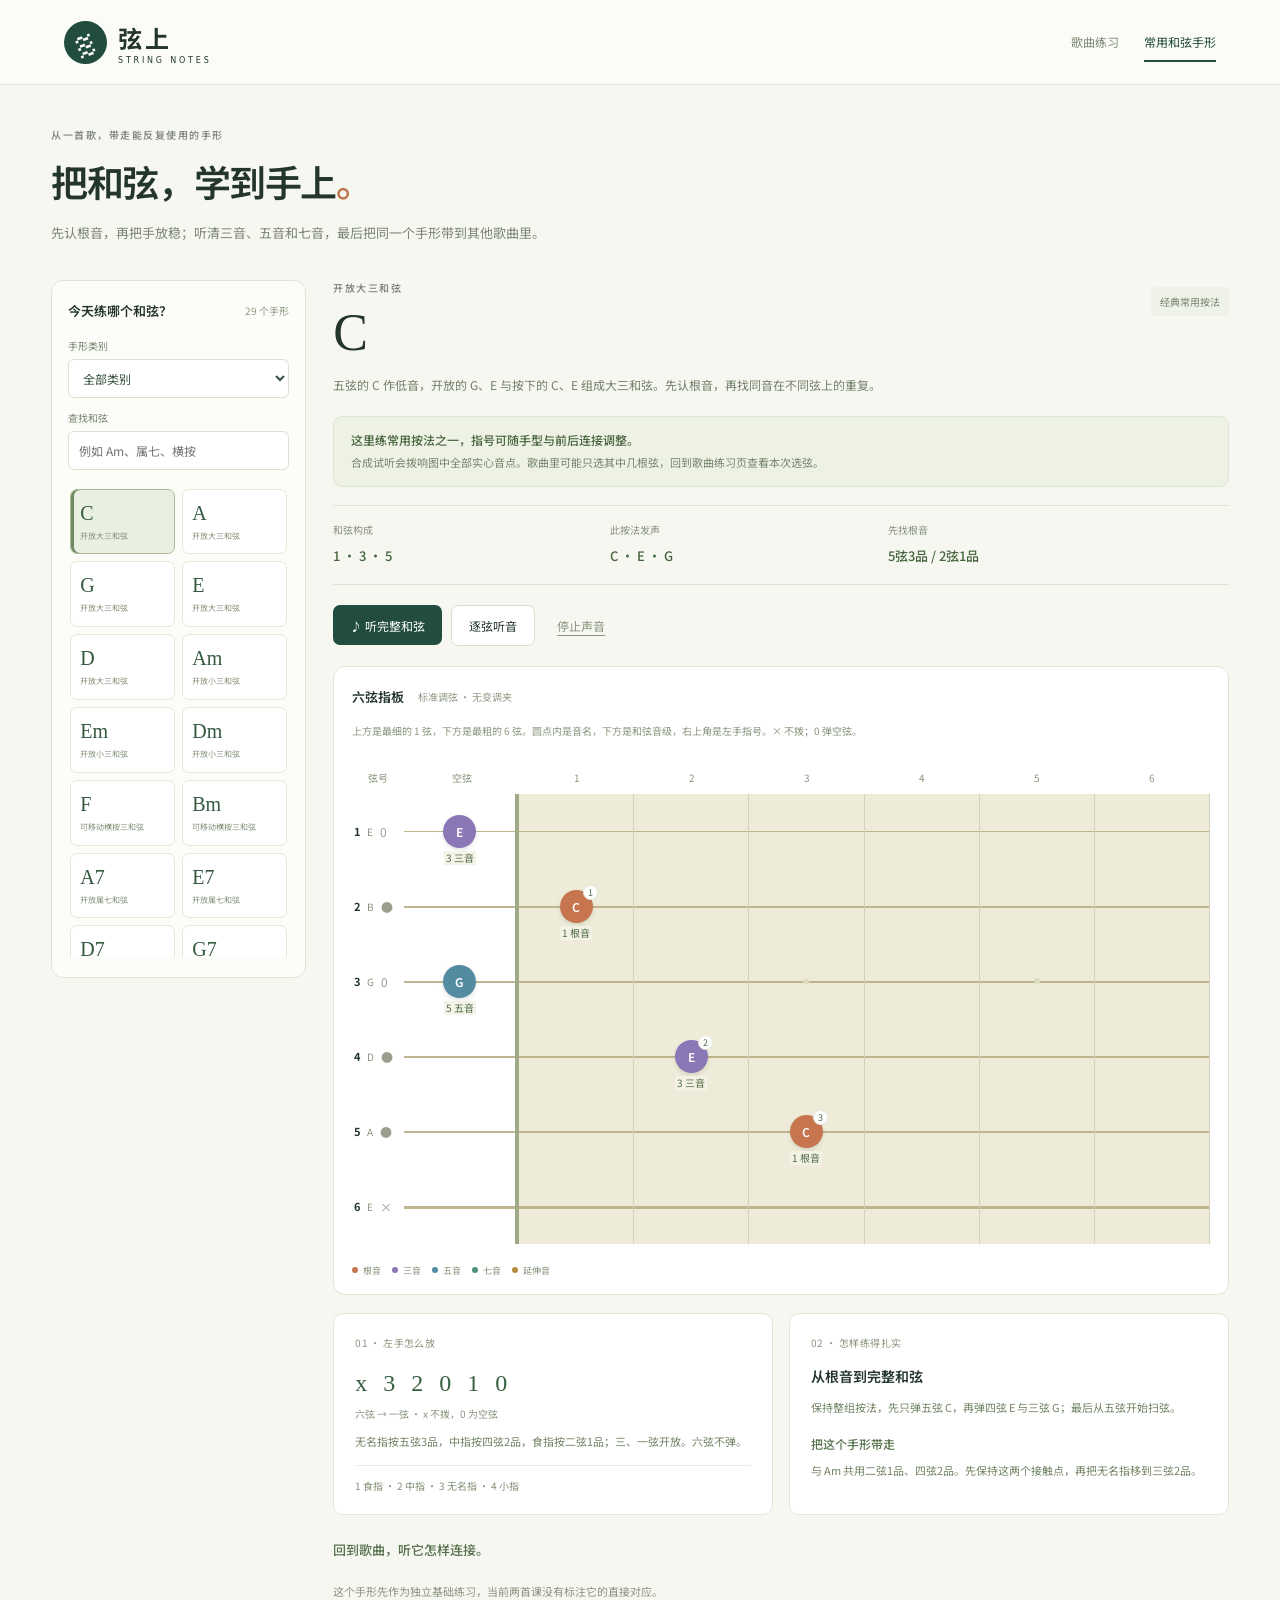
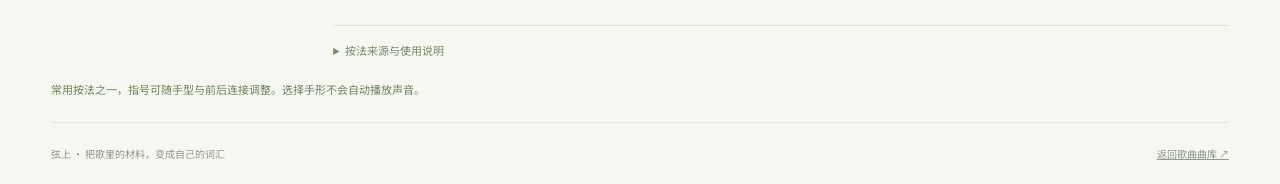
<file: chords.html>
<!doctype html>
<html lang="zh-CN">
<head><meta charset="UTF-8"><meta name="viewport" content="width=device-width,initial-scale=1"><meta name="theme-color" content="#183f35"><meta name="description" content="弦上和弦手形库：学习经典常用和弦的完整按法、组成音、根音位置与可迁移的练习，再带回歌曲。"><title>弦上 · 常用和弦手形库</title><link rel="stylesheet" href="style.css"><link rel="stylesheet" href="chords.css?v=20261114-shapes"></head>
<body class="shapes-page">
<header class="topbar"><a class="brand" href="index.html" aria-label="返回弦上曲库"><span class="brand-mark">≋</span><span>弦上<small>STRING NOTES</small></span></a><nav aria-label="学习入口"><a href="index.html">歌曲练习</a><a href="chords.html" aria-current="page">常用和弦手形</a></nav></header>
<main>
<section class="shape-hero"><div class="eyebrow">从一首歌，带走能反复使用的手形</div><h1>把和弦，学到手上<span>。</span></h1><p>先认根音，再把手放稳；听清三音、五音和七音，最后把同一个手形带到其他歌曲里。</p></section>
<div class="shape-workspace">
<aside class="shape-picker" aria-label="选择常用和弦"><div class="shape-picker-head"><h2>今天练哪个和弦？</h2><span id="shapeCount"></span></div><label for="shapeFamily">手形类别</label><select id="shapeFamily"><option value="all">全部类别</option></select><label for="shapeSearch">查找和弦</label><input id="shapeSearch" type="search" placeholder="例如 Am、属七、横按" autocomplete="off"><div id="shapeList" class="shape-list" role="group" aria-label="常用和弦列表"></div><p id="shapeEmpty" hidden>没有匹配的手形。清空查找或选择其他类别。</p></aside>
<section id="shapeDetails" class="shape-details" aria-label="当前和弦手形" hidden>
<div class="shape-title-row"><div><div id="shapeFamilyLabel" class="eyebrow"></div><h2 id="shapeName"></h2><p id="shapeDescription"></p></div><span id="shapeSourceLabel" class="shape-source-label"></span></div>
<div class="shape-context"><strong>这里练常用按法之一，指号可随手型与前后连接调整。</strong><span>合成试听会拨响图中全部实心音点。歌曲里可能只选其中几根弦，回到歌曲练习页查看本次选弦。</span></div>
<div class="shape-facts"><div><span>和弦构成</span><strong id="shapeFormula"></strong></div><div><span>此按法发声</span><strong id="shapeTones"></strong></div><div><span>先找根音</span><strong id="shapeRoots"></strong></div></div><p id="shapeOmissions" class="shape-omissions" hidden></p>
<div class="shape-actions"><button id="shapePlay" class="primary" type="button">♪ 听完整和弦</button><button id="shapeArpeggio" class="secondary" type="button">逐弦听音</button><button id="shapeStop" class="text-button" type="button">停止声音</button></div>
<section class="shape-board-card" aria-label="经典完整按法指板"><div class="shape-board-head"><h3>六弦指板</h3><span>标准调弦 · 无变调夹</span></div><p class="shape-board-help">上方是最细的 1 弦，下方是最粗的 6 弦。圆点内是音名，下方是和弦音级，右上角是左手指号。× 不拨；0 弹空弦。</p><div class="shape-board-scroll" tabindex="0" aria-label="可横向滚动的和弦指板"><div id="shapeBoard"></div></div><div class="shape-colors"><span><i class="root"></i>根音</span><span><i class="third"></i>三音</span><span><i class="fifth"></i>五音</span><span><i class="seventh"></i>七音</span><span><i class="color"></i>延伸音</span></div></section>
<div class="shape-learning-grid"><article><div class="shape-card-kicker">01 · 左手怎么放</div><h3 id="shapeTab"></h3><p class="shape-tab-help">六弦 → 一弦 · x 不拨，0 为空弦</p><p id="shapeLeftText"></p><p id="shapeBarres"></p><div class="shape-finger-key">1 食指 · 2 中指 · 3 无名指 · 4 小指</div></article><article><div class="shape-card-kicker">02 · 怎样练得扎实</div><h3>从根音到完整和弦</h3><p id="shapePractice"></p><h4>把这个手形带走</h4><p id="shapeTransfer"></p></article></div>
<section class="shape-song-links" aria-label="在歌曲里使用"><h3>回到歌曲，听它怎样连接。</h3><div id="shapeLessonLinks"></div><p id="shapeNoSong" hidden>这个手形先作为独立基础练习，当前两首课没有标注它的直接对应。</p></section>
<details class="shape-sources"><summary>按法来源与使用说明</summary><p>这里收录经典常用按法或常用可移动配音。指号可以随手型和前后连接调整；来源用于核对手形与结构，并不表示某段现场演奏逐指采用了这一版。</p><p id="shapeSourceNote"></p><div id="shapeSources"></div></details>
</section>
</div>
<p id="shapeStatus" class="shape-status" role="status" aria-live="polite"></p>
<noscript><p>常用和弦手形库需要启用 JavaScript。<a href="index.html">返回歌曲曲库</a></p></noscript>
<footer><span>弦上 · 把歌里的材料，变成自己的词汇</span><a href="index.html">返回歌曲曲库 ↗</a></footer>
</main>
<script src="music-core.js?v=20261114-shapes"></script><script src="chord-shapes.js?v=20261114-shapes"></script><script src="chords.js?v=20261114-shapes"></script>
</body></html>
</file>
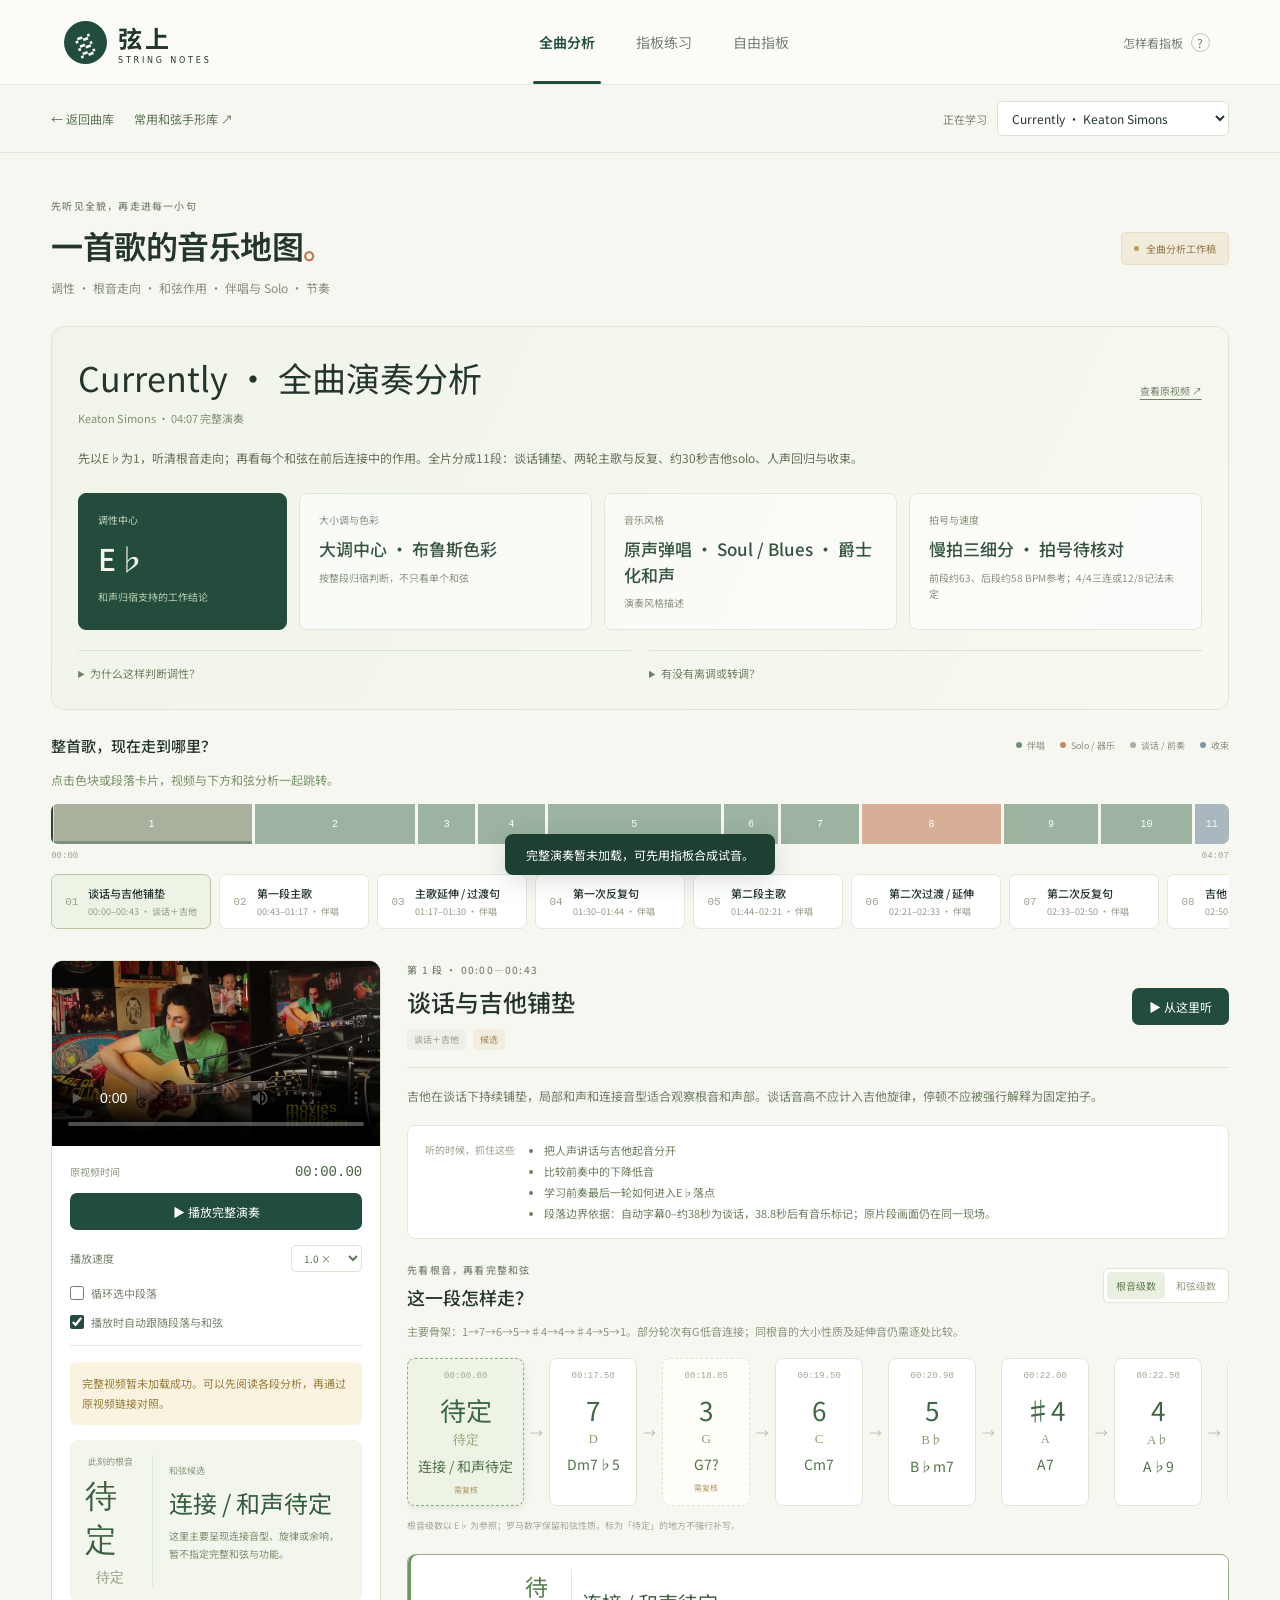
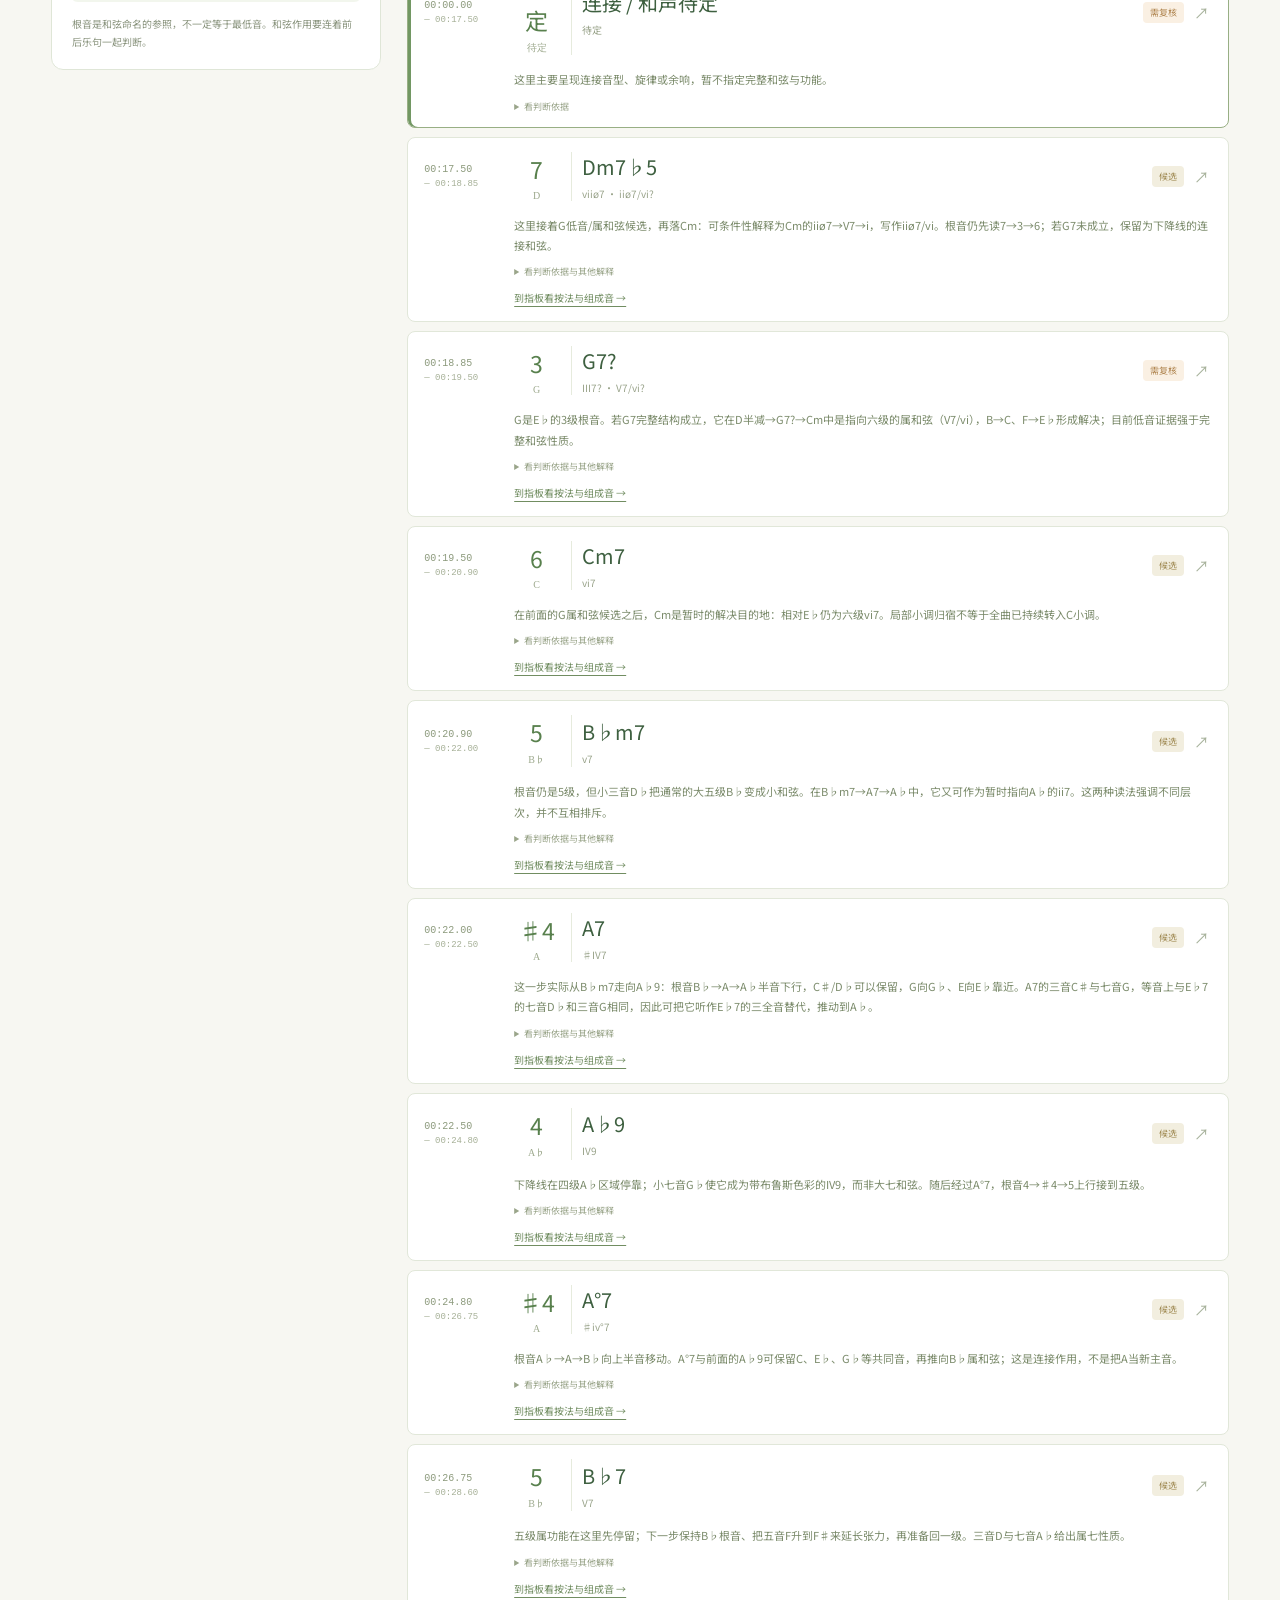
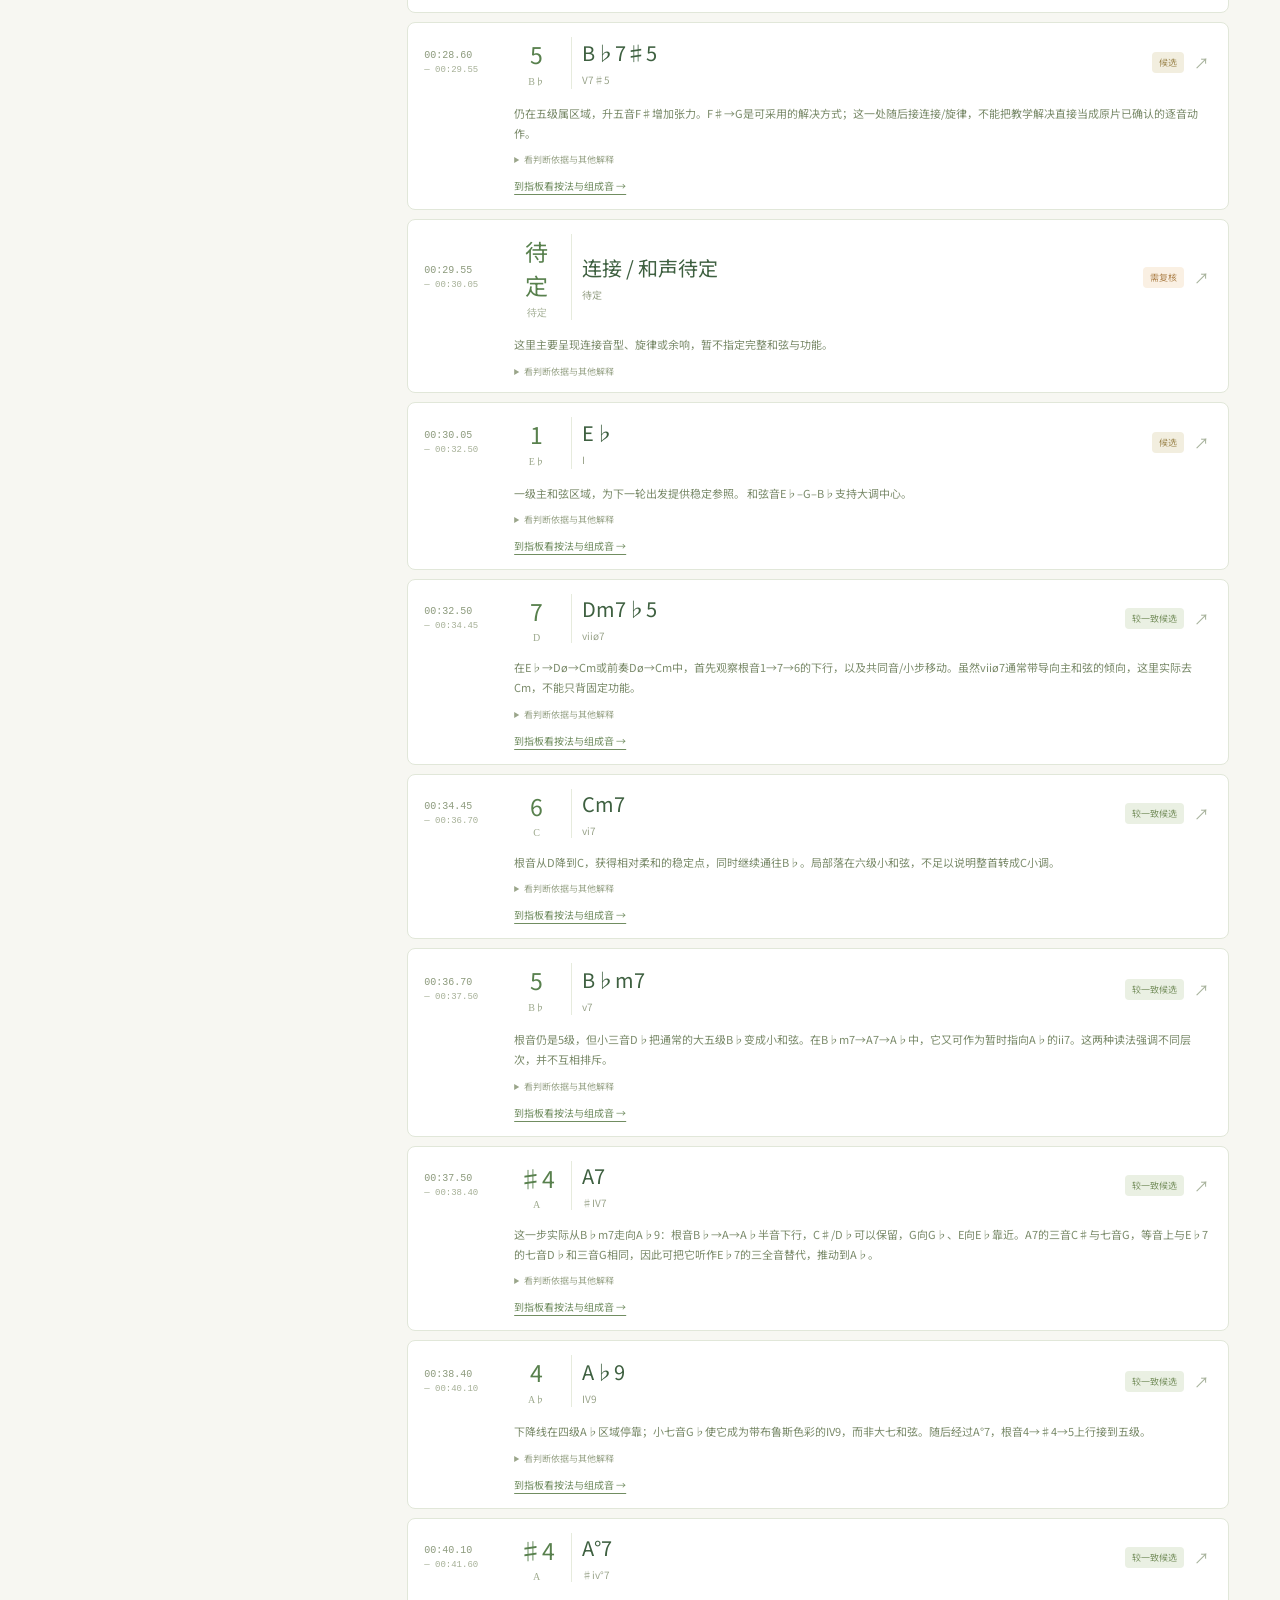
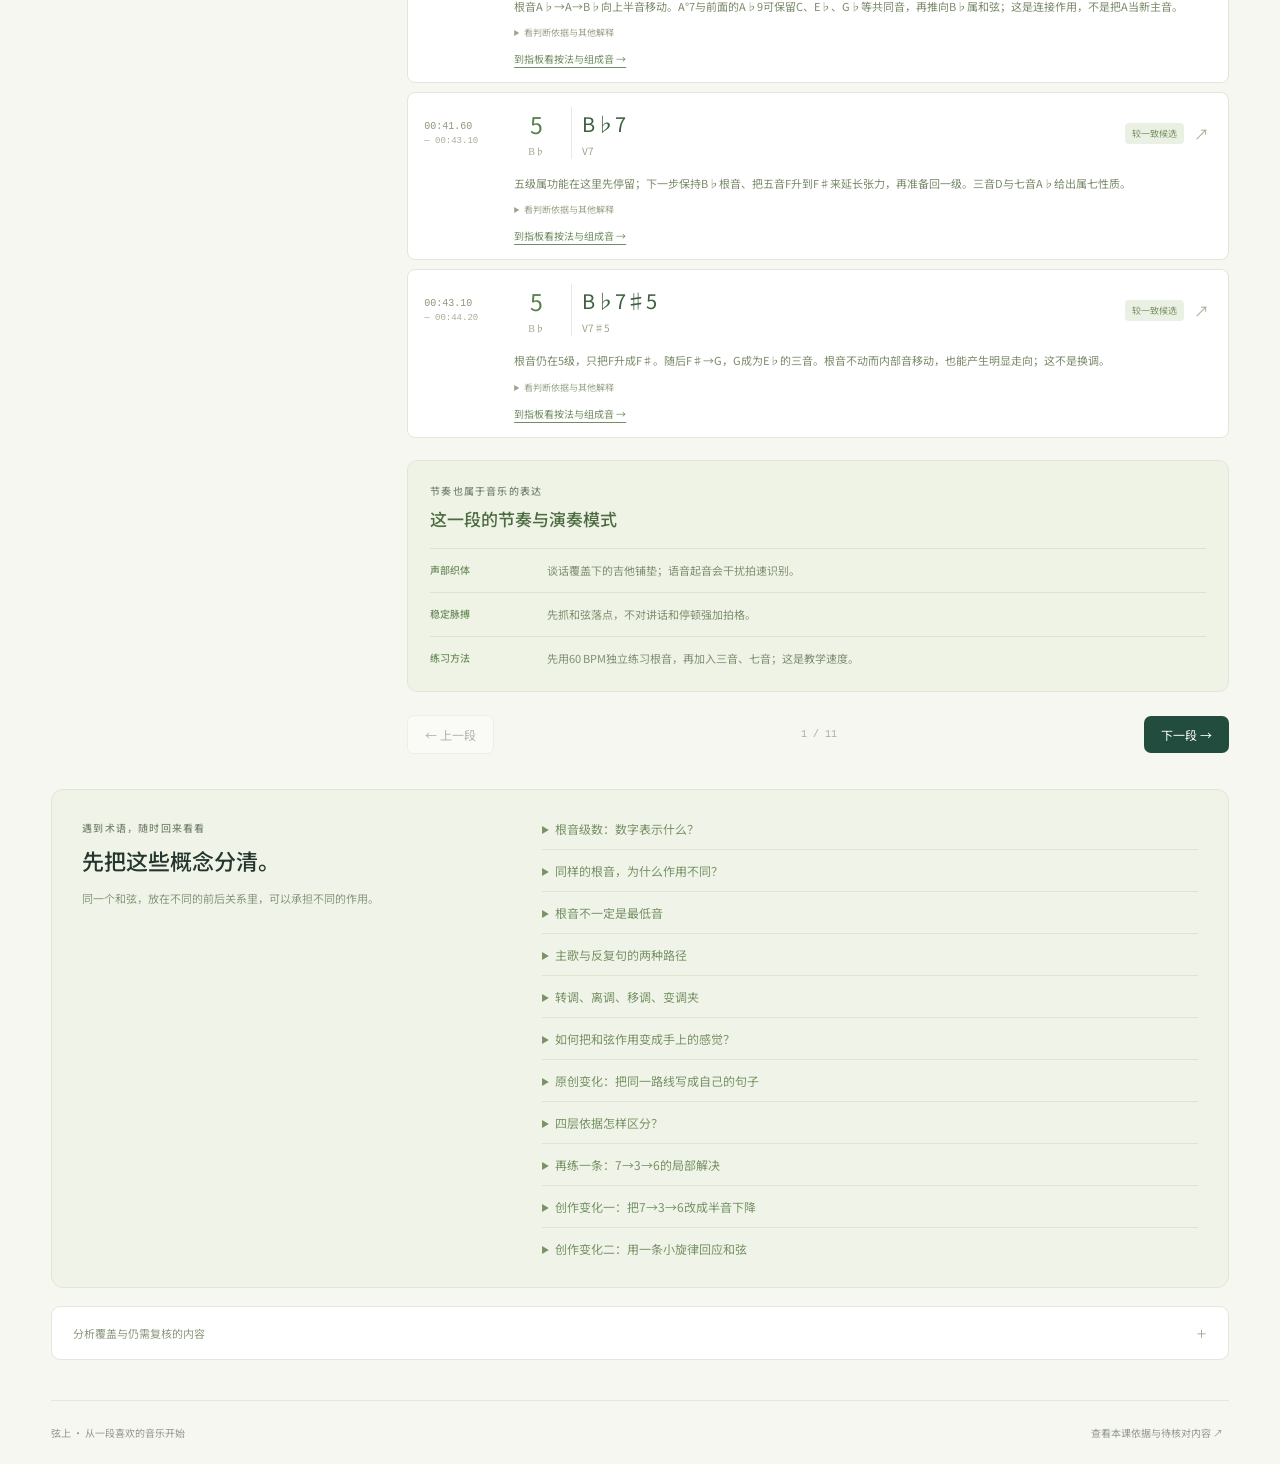
<file: study.html>
<!doctype html>
<html lang="zh-CN">
<head><meta charset="UTF-8"><meta name="viewport" content="width=device-width,initial-scale=1"><meta name="theme-color" content="#183f35"><meta name="description" content="选择喜欢的吉他演奏，结合音乐分析和指板练习学习。"><title>弦上 · 歌曲学习</title><link rel="stylesheet" href="style.css"><link rel="stylesheet" href="full-analysis.css?v=20261111-section-sync"><link rel="stylesheet" href="integration.css?v=20261114-sidebar"><link rel="stylesheet" href="library.css?v=20261114-shapes"></head>
<body class="study-page" data-study-state="loading">
<header class="topbar"><a class="brand" href="index.html"><span class="brand-mark">≋</span><span>弦上<small>STRING NOTES</small></span></a><nav aria-label="工作模式"><button id="analysisMode" class="nav-button active">全曲分析</button><button id="lessonMode" class="nav-button">指板练习</button><button id="freeMode" class="nav-button">自由指板</button></nav><button class="quiet" id="helpButton">怎样看指板 <span>?</span></button></header>
<div class="study-selection"><a class="back-to-library" href="index.html">← 返回曲库</a><a class="back-to-library" href="chords.html">常用和弦手形库 ↗</a><label class="study-song-picker" for="songSelect"><span>正在学习</span><select id="songSelect" aria-label="选择要练习的歌曲"></select></label></div>
<section id="studyStatus" class="study-status" role="status" aria-live="polite"><div class="library-kicker">STRING NOTES · 歌曲学习</div><h1 id="studyStatusTitle">正在打开这首歌。</h1><p id="studyStatusMessage">准备视频、音乐分析与指板练习。</p><a href="index.html">返回曲库 →</a></section>
<noscript><p class="study-status">歌曲分析与交互指板需要启用 JavaScript。<a href="index.html">返回曲库</a></p></noscript>
<main id="studyContent">
<section id="analysisView" aria-label="完整演奏分析"></section>
<section id="practiceView" hidden>
<div class="page-heading"><div><div class="eyebrow">从第一句到最后一个落点。</div><h1>跟着整首歌，练指板<span class="title-dot">。</span></h1><p>选一个段落，沿着根音走向练按法；唱歌时看和弦，Solo 时看旋律。 <a class="focus-practice-link" href="#practiceWorkspace">进入集中练习 ↓</a></p></div><div class="version"><span class="green-dot"></span> 歌曲 · 全曲练习</div></div>
<section id="practiceMap" class="fa-map practice-map" aria-label="全曲指板练习段落地图">
 <div class="fa-map-title"><h3>整首歌，现在走到哪里？</h3><div class="fa-map-legend" aria-label="段落类型"><span><i class="voice" aria-hidden="true"></i>伴唱</span><span><i class="solo" aria-hidden="true"></i>Solo / 器乐</span><span><i class="talk" aria-hidden="true"></i>谈话 / 前奏</span><span><i class="outro" aria-hidden="true"></i>收束</span></div></div>
 <p class="fa-map-hint">点击色块或段落卡片，视频、当前按法和练习列表一起切换。</p>
 <div id="practiceTimeline" class="fa-timeline" role="group" aria-label="按时间选择练习段落" aria-controls="songVideo fretboard lessonSteps"><span id="practicePlayhead" class="fa-playhead" aria-hidden="true"></span></div>
 <div class="fa-timeline-labels"><span>00:00</span><span id="practiceMapDuration">00:00</span></div>
 <div id="practiceChapters" class="fa-chapters" role="group" aria-label="选择指板练习段落" aria-controls="songVideo fretboard lessonSteps"></div>
</section>
<div class="workspace" id="practiceWorkspace">
<aside class="song-panel">
 <div class="song-cover"><video id="songVideo" preload="metadata" playsinline controls aria-label="完整演奏与指板跟随"></video><span class="cover-label">完整演奏</span></div>
 <div class="song-info"><div class="eyebrow">正在学习 · 完整演奏</div><h2>歌曲</h2><p>演奏视频</p><a class="source-link" href="index.html" target="_blank" rel="noopener">在 YouTube 看完整演奏 ↗</a></div>
 <details class="practice-player-settings"><summary>播放设置 · 速度、循环与跟随</summary>
 <div class="playback-tools"><button class="primary song-play" id="playSong">▶ 播放完整演奏</button><label>播放速度 <select id="speedSelect" aria-label="完整演奏播放速度"><option value="0.5">0.5 ×</option><option value="0.75">0.75 ×</option><option value="1" selected>1.0 ×</option></select></label><label>循环范围 <select id="loopMode" aria-label="指板练习循环范围"><option value="none" selected>不循环</option><option value="chord">当前和弦</option><option value="section">当前段落</option></select></label><label class="check-label"><input type="checkbox" id="followSong" checked> 播放时跟随歌曲换和弦</label><div class="time-row"><span>原视频位置</span><strong id="absoluteTime">00:00.00</strong></div></div>
 </details>
 <div class="practice-section-picker"><label for="practiceSection">选择练习段落</label><select id="practiceSection" aria-label="选择全曲练习段落"><option value="all">全曲 · 所有段落</option></select></div>
 <p id="practiceCoverage" class="practice-coverage">全曲和弦与旋律分段练习</p>
 <p id="practiceProgress" class="practice-progress" aria-label="练习进度"></p>
 <div class="sidebar-insights" aria-label="当前和弦分析与构成">
 <div id="harmonicContext" class="harmonic-context"></div>
<div class="hand-theory"><article class="explain-card theory"><div class="card-kicker"><span>02</span> 为什么是这个和弦</div><h3 id="whyTitle">和弦的组成音</h3><p id="whyText"></p><div class="movement" id="movementText"></div></article></div>
 </div>
</aside>
<section class="learning-panel" aria-label="指板学习区">
<section class="practice-progression" aria-label="当前练习和弦走向"><div class="progression-heading"><h3>和弦走向 <span>数字表示根音级数</span></h3><div class="scope-switch" role="group" aria-label="学习范围"><button id="allScope" class="selected">全曲和弦</button><button id="tailScope">入门3和弦</button></div></div><div id="lessonSteps" class="lesson-steps" aria-label="全曲和弦与旋律步骤"></div></section>

 <div class="chord-heading"><div><div class="eyebrow" id="stepKicker">全曲练习 · 先选一段开始</div><div class="chord-title-row"><h2 id="chordName">歌曲</h2><span class="status-tag light" id="modeTag">教学按法</span></div><p id="chordSubtitle">把和弦作用落到每一个按位</p></div><div class="chord-controls"><button class="primary" id="playChord"><span>♪</span> 听这个和弦</button><button class="secondary" id="playArpeggio">逐弦听音</button></div></div>
 <div id="customBanner" class="custom-banner" hidden><span>你正在改变按位。下方名称按实际发声音重新识别。</span><button id="restoreChord">回到歌曲按法 ↩</button></div>
 <div class="tone-strip"><span class="strip-label">和弦构成</span><div id="toneChips" class="tone-chips"></div><span id="omissionNote" class="omission-note"></span></div>
 <div class="board-card"><div class="board-toolbar"><div><strong>六弦指板</strong><span>标准调弦 · 无变调夹</span></div><div class="label-switch" aria-label="指板标签"><button class="selected" data-label="note">音名</button><button data-label="degree">音程</button><button data-label="finger">指号</button></div></div>
 <div class="board-instruction"><span>上方是最细的 1 弦 · 下方是最粗的 6 弦</span><label><input type="checkbox" id="showAllNotes"> 显示全部音名</label></div>
 <div class="board-scroll" tabindex="0" aria-label="可横向滚动的吉他指板"><div id="fretboard" class="fretboard"></div></div>
 <div class="board-bottom"><div class="role-legend"><span><i class="root"></i>根音</span><span><i class="third"></i>三音</span><span><i class="fifth"></i>五音</span><span><i class="seventh"></i>七音</span><span><i class="color"></i>色彩音</span></div><span>点击按位进入自由选音</span></div><details class="board-reading-help"><summary>怎么看指板 · 实心本次拨响，虚线保留不拨</summary> <p class="board-role-help">圆点下方标注当前和弦内的音级；右上角小数字是左手指号。♭ 降、♯ 升、♭♭ 重降。</p>
 <p id="boardSelectionHelp" class="board-selection-help"></p>
</details></div>
 <div id="songContext" class="song-context" hidden></div>
 <p id="practiceEvidence" class="practice-evidence" aria-label="当前按法与音轨证据"></p>
 <section id="shapeChoice" class="shape-choice" aria-label="按法来源与常用手形" hidden>
  <div class="shape-choice-top"><label for="shapeMode">按法与练习方式 <select id="shapeMode"><option value="song">本曲按法与选弦</option></select></label><a id="openShapeLibrary" href="chords.html">打开常用和弦手形库 →</a></div>
  <p id="shapeSourceNote"></p><p id="shapeTransfer" class="shape-transfer"></p>
 </section>
 <section class="hand-plan" id="handPlan" aria-label="左手按法与右手选弦" hidden>
  <div class="hand-plan-heading"><h3>先摆好左手，再选择拨弦。</h3><p id="handPlanEvidence"></p></div>
  <div class="hand-plan-grid"><article class="explain-card"><div class="card-kicker"><span>01</span> 左手 · 怎么按</div><div id="leftHandSummary"><h3 id="tabText"></h3><p class="grip-key">六弦 → 一弦 · 数字是品位；0 不按品；— 未指定按位</p><p id="fingerGuide"></p></div><div class="finger-key"><b>1</b> 食指 <b>2</b> 中指 <b>3</b> 无名指 <b>4</b> 小指</div><details id="alternateWrap"><summary>另一种按法建议</summary><p id="alternateText"></p></details></article>
  <article class="explain-card picking-card"><div class="card-kicker"><span>02</span> 右手 · 拨哪些弦</div><h3 id="pluckStringSummary"></h3><p id="rightHandSummary"></p><div id="pickingSteps" class="picking-steps"></div></article></div>
 </section>
 <section id="soloPractice" class="solo-practice" aria-label="Solo 旋律指板练习" hidden></section>
 <div class="string-inspector"><div class="section-label">本次拨响的音 <span>按六弦 → 一弦排列</span></div><div id="stringNotes" class="string-notes"></div></div>
 <div class="step-footer"><button class="secondary" id="prevChord">← 上一步</button><label class="check-label practice-check"><input type="checkbox" id="practiced"> 这一步我练过了</label><button class="primary" id="nextChord">下一步 →</button></div>
 <section class="mini-practice" hidden><div><h3>简化练习</h3><p></p><button id="playMelody" class="text-button">♪ 听这组音</button></div><div class="melody-path"></div></section>
 <details class="practice-audio" hidden><summary>简化练习与创作变化</summary><div></div></details>
</section>
</div>
</section>
<footer><span>弦上 · 从一段喜欢的音乐开始</span><button id="evidenceButton">查看本课依据与待核对内容 ↗</button></footer>
</main>
<dialog id="helpDialog"><button class="dialog-close" aria-label="关闭帮助">×</button><div class="eyebrow">第一步，不急着记和弦名</div><h2>三个数字，分开看。</h2><div class="help-items"><p><b>弦号</b> 第 1 弦最细、声音较高；第 6 弦最粗、声音较低。指板从上到下是 1 → 6 弦。</p><p><b>品位</b> 上方的 1、2、3…是从琴头开始数的格子。按在格子靠近右侧品丝的位置。</p><p><b>指号</b> 音符旁的小数字是左手手指：1 食指、2 中指、3 无名指、4 小指。</p><p><b>按法与拨弦</b> 实心音点表示本次拨响；虚线音点表示保留的按位或空弦，本次不拨。左侧 × 表示不拨，0 表示拨空弦，● 表示拨按住的弦。点击按位会进入自由选音。</p></div><p class="dialog-tip">先选择一处和弦，点“逐弦听音”，再逐一看看指板上的音名、和弦音级与左手指号。</p><button class="primary dialog-close">开始试一试</button></dialog>
<dialog id="evidenceDialog"><button class="dialog-close" aria-label="关闭依据">×</button><div class="eyebrow">本课的四层依据</div><h2>练习可以明确，证据也要明确。</h2><dl></dl><p class="dialog-tip">自由指板按实际发声音识别，音数不足会显示单音或音组；有多种解释时保留候选。</p></dialog>
<div class="toast" id="toast" role="status" aria-live="polite"></div>
<script src="songs.js?v=20261114-song-library"></script><script src="study-loader.js?v=20261114-sidebar"></script>
</body></html>
</file>
<file: style.css>
@import url('https://fonts.googleapis.com/css2?family=Noto+Sans+SC:wght@400;500;600;700&display=swap');
:root{--bg:#f7f7f2;--white:#fff;--ink:#24352e;--muted:#788078;--line:#e4e7df;--green:#214c3e;--pale:#edf2e9;--root:#c6754e;--third:#8b76b6;--fifth:#538ca1;--seventh:#4f927e;--color:#b58c3d;font-family:'Noto Sans SC','Microsoft YaHei',system-ui,sans-serif;color:var(--ink);background:var(--bg);font-synthesis:none}
*{box-sizing:border-box}body{margin:0}button,select,input{font:inherit}button,a,input,select,summary{touch-action:manipulation}button{cursor:pointer}a{color:inherit}button{border:none;background:none;color:inherit}button:disabled{opacity:.35;cursor:not-allowed}button:focus-visible,a:focus-visible,input:focus-visible,select:focus-visible,summary:focus-visible{outline:3px solid #b6b879;outline-offset:3px}button,select{transition:background .16s,color .16s,box-shadow .16s}p{line-height:1.8}.topbar{height:85px;display:flex;align-items:center;justify-content:space-between;padding:0 5%;border-bottom:1px solid var(--line);background:#fbfcf7}.brand{display:flex;gap:11px;align-items:center;text-decoration:none;font-size:24px;font-weight:700;letter-spacing:3px}.brand small{display:block;font:8px system-ui;letter-spacing:2.8px;margin-top:1px}.brand-mark{display:grid;place-items:center;background:var(--green);color:#fff;width:43px;height:43px;border-radius:50%;font:42px Georgia;transform:rotate(-20deg)}nav{display:flex;gap:29px;align-self:stretch}.nav-button{font-size:14px;position:relative;color:var(--muted);padding:0 6px}.nav-button.active{color:var(--green);font-weight:600}.nav-button.active:after{content:'';position:absolute;height:3px;background:var(--green);bottom:0;left:0;right:0;border-radius:4px}.quiet{font-size:12px;color:var(--muted)}.quiet span{display:inline-grid;place-items:center;width:19px;height:19px;border:1px solid #bfc8bd;border-radius:50%;margin-left:5px}main{max-width:1480px;margin:auto;padding:38px 4% 0}.page-heading{display:flex;justify-content:space-between;align-items:center;margin-bottom:30px}.eyebrow{font-size:10px;color:var(--muted);font-weight:500;letter-spacing:1.5px}.page-heading h1{font-size:32px;letter-spacing:-1px;font-weight:600;margin:8px 0 6px}.title-dot{color:var(--root)}.page-heading p{font-size:13px;margin:0;color:var(--muted)}.version{font-size:10px;color:var(--muted);display:flex;gap:7px;align-items:center}.green-dot{width:6px;height:6px;background:#66896a;border-radius:50%}.workspace{display:grid;grid-template-columns:285px minmax(0,1fr);gap:28px;align-items:start}.song-panel{background:var(--white);border:1px solid var(--line);border-radius:14px;overflow:hidden;position:sticky;top:20px}.song-cover{position:relative;background:#1a2c24}.song-cover video{display:block;width:100%;aspect-ratio:16/9;object-fit:cover}.cover-label{display:block;font-size:9px;letter-spacing:.8px;color:#d8e4d9;padding:7px 17px}.song-info{padding:19px 20px 16px}.song-info h2{font:30px Georgia,serif;margin:4px 0 5px}.song-info p{font-size:11px;margin:0 0 10px;color:#525e54}.song-info p span{color:var(--muted)}.source-link{font-size:10px;color:var(--muted);text-underline-offset:4px}.playback-tools{padding:14px 20px;background:#f8faf6;border-block:1px solid var(--line);font-size:11px;display:grid;gap:12px}.playback-tools>label:first-child{display:flex;justify-content:space-between;align-items:center}select{border:1px solid #dce3d6;background:white;border-radius:6px;padding:3px 8px;color:var(--ink)}.check-label{display:flex;align-items:center;gap:7px;cursor:pointer}input[type=checkbox]{accent-color:var(--green);width:14px;height:14px;margin:0}.time-row{border-top:1px solid var(--line);padding-top:11px;display:flex;justify-content:space-between;color:var(--muted);font-size:10px}.time-row strong{font:12px monospace;color:var(--ink)}.scope-switch{display:flex;padding:4px;background:#f1f3ed;border-radius:7px;margin:18px 16px 10px;gap:3px}.scope-switch button{flex:1;padding:7px 2px;font-size:11px;border-radius:5px;color:var(--muted)}.scope-switch button.selected{background:white;color:var(--green);box-shadow:0 1px 3px #142e1410;font-weight:600}.lesson-steps{padding:0 10px 8px}.step-item{width:100%;display:flex;align-items:center;text-align:left;gap:10px;padding:12px 11px;border-radius:7px;margin:3px 0}.step-item:hover{background:#f6f8f2}.step-item.active{background:var(--pale);box-shadow:inset 3px 0 var(--green)}.step-num{font:11px monospace;color:#8f9a90;width:20px}.step-item.active .step-num{color:var(--green)}.step-item strong{display:block;font-size:17px;font-weight:600}.step-item small{display:block;font-size:9px;color:var(--muted);margin-top:3px}.step-item .step-check{margin-left:auto;color:#72916c;font-size:13px}.song-footnote{padding:17px 20px;border-top:1px solid var(--line)}.status-tag{font-size:9px;color:#927945;background:#f4efdf;display:inline-block;padding:4px 8px;border-radius:4px;white-space:nowrap}.status-tag.light{background:#edf1e9;color:#607653}.song-footnote p{font-size:10px;color:var(--muted);margin:7px 0 0;line-height:1.7}.learning-panel{min-width:0}.chord-heading{display:flex;justify-content:space-between;align-items:center;margin-bottom:19px;min-height:108px}.chord-title-row{display:flex;align-items:center;gap:14px}.chord-title-row h2{font:500 50px Georgia,'Noto Sans SC',serif;letter-spacing:-2px;margin:4px 0;line-height:1.2}.chord-heading p{font-size:12px;margin:3px 0 0;color:var(--muted)}.chord-controls{display:flex;flex-direction:column;gap:8px}.primary,.secondary{padding:10px 17px;border-radius:7px;font-size:12px;white-space:nowrap}.primary{background:var(--green);color:white}.primary:hover{background:#31634e}.primary span{margin-right:4px}.secondary{border:1px solid #d7dfd2;background:#fff}.secondary:hover{background:#eef3e9}.custom-banner{padding:12px 15px;background:#fff5df;border:1px solid #e8d9b3;border-radius:7px;font-size:11px;margin-bottom:14px;line-height:1.7}.custom-banner button{text-decoration:underline;color:#735a23;margin-left:8px}.custom-banner[hidden]{display:none}.tone-strip{display:flex;align-items:center;gap:12px;flex-wrap:wrap;margin-bottom:19px}.strip-label{font-size:10px;color:var(--muted)}.tone-chips{display:flex;gap:7px;flex-wrap:wrap}.tone-chip{display:flex;align-items:center;gap:7px;background:white;border:1px solid var(--line);border-radius:6px;padding:7px 10px}.tone-chip b{font:600 16px Georgia;min-width:18px}.tone-chip span{font-size:9px;color:var(--muted)}.tone-chip i{width:5px;height:5px;border-radius:50%;background:var(--role-color)}.tone-chip.omitted{opacity:.55;border-style:dashed}.omission-note{font-size:10px;color:var(--muted)}.board-card{background:white;border:1px solid #dfe5d8;border-radius:12px;overflow:hidden}.board-toolbar{padding:17px 18px;display:flex;align-items:center;justify-content:space-between}.board-toolbar strong{font-size:12px;font-weight:600}.board-toolbar>div>span{font-size:10px;color:var(--muted);margin-left:10px}.label-switch{display:flex;gap:2px;border:1px solid var(--line);border-radius:6px;padding:3px}.label-switch button{font-size:10px;padding:5px 10px;border-radius:4px;color:var(--muted)}.label-switch button.selected{background:var(--pale);color:var(--green)}.board-instruction{padding:0 18px 15px;display:flex;align-items:center;justify-content:space-between;gap:8px;font-size:9px;color:var(--muted)}.board-instruction label{display:flex;align-items:center;gap:5px;white-space:nowrap}.board-instruction input{width:11px;height:11px}.board-scroll{overflow-x:auto;padding:0 15px 5px;scrollbar-width:thin;scrollbar-color:#bfcebd transparent}.fretboard{min-width:640px;position:relative}.fret-head,.fret-row{display:grid;grid-template-columns:53px repeat(13,minmax(40px,1fr))}.fret-head{height:30px;align-items:center}.fret-head span{text-align:center;font:10px monospace;color:#8e9689}.fret-head span:first-child{font-size:9px}.fret-row{height:47px;align-items:stretch;position:relative}.fret-row .fret-cell{border-right:1px solid #a9ae9470;background:#ede9d7;position:relative;display:flex;align-items:center;justify-content:center;min-width:0;padding:0}.fret-row:nth-child(even) .fret-cell{background:#eeeada}.fret-row .fret-cell:before{content:'';position:absolute;z-index:1;left:0;right:0;top:50%;height:var(--string-width);background:linear-gradient(#b6aa80,#ddd1b5,#a29570);box-shadow:0 1px 1px #a9956e20}.fret-row .fret-cell:hover{background:#dce2c9}.fret-row .fret-cell.open{background:#fff;border-right:4px solid #9d9d82}.fret-cell .note-dot{position:relative;z-index:2;display:grid;place-items:center;width:33px;height:33px;border-radius:50%;font-size:12px;font-weight:600;letter-spacing:-.5px;color:white;background:var(--role-color);box-shadow:0 2px 4px #323f2325}.fret-cell .note-dot:after{content:attr(data-finger);position:absolute;top:-4px;right:-4px;width:14px;height:14px;border-radius:50%;background:#fff;border:1px solid #e2e3d7;color:#4b5d43;font:9px/13px system-ui;text-align:center}.fret-cell .note-dot[data-finger='']:after{display:none}.fret-cell .ghost-note{z-index:2;background:#eee9d7b0;color:#878a74;font-size:10px}.fret-cell .position-dot{position:absolute;width:8px;height:8px;background:#a4a68533;top:50%;left:50%;transform:translate(-50%,-50%);border-radius:50%}.string-label{display:flex;align-items:center;gap:5px;white-space:nowrap;padding-right:6px;justify-content:space-between;font-size:10px;color:#7c887a}.string-label b{font-weight:500;color:#475e47}.mute-button{font:15px monospace;color:#9aa496;width:20px;height:28px;padding:0;border-radius:4px}.mute-button:hover{background:#e6eadf}.mute-button.active{color:#9c9278}.board-bottom{display:flex;justify-content:space-between;align-items:center;padding:16px 18px;color:var(--muted);font-size:9px;gap:10px;flex-wrap:wrap}.role-legend{display:flex;gap:12px}.role-legend span{display:flex;align-items:center;gap:5px}.role-legend i{width:6px;height:6px;border-radius:50%}.root{background:var(--root)}.third{background:var(--third)}.fifth{background:var(--fifth)}.seventh{background:var(--seventh)}.color{background:var(--color)}.string-inspector{margin-top:18px}.section-label{font-size:11px;font-weight:500;margin-bottom:9px}.section-label span{font-size:9px;color:var(--muted);font-weight:400;margin-left:8px}.string-notes{display:grid;grid-template-columns:repeat(6,1fr);gap:7px}.string-note{background:#fff;border:1px solid var(--line);border-radius:7px;padding:10px 7px;text-align:left;min-height:80px}.string-note:hover{background:#f1f5ed}.string-note small{font-size:9px;color:var(--muted);display:block}.string-note b{font:600 21px Georgia;display:block;margin:3px 0;color:var(--role-color)}.string-note span{font-size:9px;color:var(--muted)}.string-note.muted{background:#f0f2ec;border-style:dashed}.string-note.muted b{color:#a5afa0}.explain-grid{display:grid;grid-template-columns:1fr 1fr;gap:15px;margin-top:19px}.explain-card{padding:19px;background:white;border:1px solid var(--line);border-radius:10px}.card-kicker{font-size:11px;font-weight:500;display:flex;align-items:center;gap:8px}.card-kicker>span{font:9px monospace;background:#f1f3ec;color:#798773;border-radius:4px;padding:4px 5px}.explain-card h3{font-size:13px;font-weight:500;margin:13px 0 8px}.explain-card:first-child h3{font:22px monospace;letter-spacing:5px;color:var(--green)}.explain-card p{font-size:11px;color:#687362;margin:8px 0;line-height:1.9}.finger-key{display:flex;align-items:center;gap:5px;font-size:9px;color:var(--muted);flex-wrap:wrap;margin-top:12px}.finger-key b{display:grid;place-items:center;width:16px;height:16px;border-radius:50%;border:1px solid #dce2d5;font:10px monospace;margin-left:3px}.explain-card details{font-size:10px;color:var(--muted);margin-top:12px}.explain-card details p{font-size:10px}.theory{background:#f0f4e9;border-color:#e1e8d8}.movement{font-size:10px;color:#5c7351;line-height:1.8;border-top:1px solid #dce5d4;padding-top:10px;margin-top:10px}.step-footer{display:flex;align-items:center;justify-content:space-between;margin:18px 0 24px;gap:10px}.practice-check{font-size:11px;color:var(--muted)}.mini-practice{display:grid;grid-template-columns:1fr 1.1fr;gap:24px;background:#e8edde;border:1px solid #dce4d0;border-radius:11px;padding:23px}.mini-practice h3{font-size:17px;font-weight:500;margin:8px 0}.mini-practice p{font-size:10px;color:#738067;margin:0}.mini-practice p strong{font-weight:500;color:#546c47}.text-button{font-size:11px;text-decoration:underline;text-underline-offset:4px;margin-top:12px;padding:0;color:var(--green)}.melody-path{display:flex;align-items:center;justify-content:space-between;gap:8px}.melody-path>button{display:flex;flex-direction:column;align-items:center;padding:10px 5px;border-radius:8px;gap:7px;flex:1}.melody-path>button:hover{background:#f6f8ef}.melody-path small{font-size:9px;color:#829077}.melody-path strong{font:32px Georgia;color:var(--green)}.melody-path span{font-size:9px;color:#748669;white-space:nowrap}.melody-path>b{font-size:15px;color:#b2bca5}.practice-audio{background:#fff;border:1px solid var(--line);padding:16px 19px;border-radius:10px;margin-top:16px;font-size:11px}.practice-audio summary{cursor:pointer;color:#5f7056}.practice-audio p{font-size:11px;color:var(--muted)}.practice-chords{font-family:Georgia}.practice-audio label{display:block;font-size:10px;margin-top:13px}.practice-audio audio{width:100%;height:35px;margin-top:7px}footer{display:flex;justify-content:space-between;align-items:center;margin-top:40px;border-top:1px solid var(--line);padding:23px 0;font-size:10px;color:#91998c}footer button{font-size:10px}dialog{border:1px solid #dce4d3;border-radius:16px;padding:35px;max-width:590px;width:calc(100% - 32px);color:var(--ink);box-shadow:0 30px 100px #193b2e33}dialog::backdrop{background:#172f255c;backdrop-filter:blur(3px)}dialog h2{font-size:24px;font-weight:500;margin:10px 0 23px}dialog>button.dialog-close:first-child{position:absolute;right:16px;top:12px;font:26px sans-serif;color:#809178}dialog p,dialog dd{font-size:12px;color:#6c7965;line-height:1.9}.help-items b{color:var(--green);margin-right:9px}.help-items p{padding-bottom:12px;border-bottom:1px solid var(--line)}.dialog-tip{padding:14px;background:var(--pale);border-radius:8px}.dialog-close.primary{margin-top:10px}dialog dt{font-size:13px;color:var(--green);margin:15px 0 5px}dialog dd{margin-left:0}.toast{position:fixed;bottom:25px;left:50%;transform:translateX(-50%) translateY(15px);background:#1d4033;color:white;padding:12px 21px;border-radius:8px;font-size:12px;box-shadow:0 6px 25px #132b2525;opacity:0;pointer-events:none;transition:opacity .2s,transform .2s;z-index:10}.toast.show{opacity:1;transform:translateX(-50%) translateY(0)}
@media(min-width:1500px){.fret-row{height:52px}.fret-cell .note-dot{width:36px;height:36px}}@media(max-width:1120px){main{padding-inline:3%}.workspace{grid-template-columns:245px minmax(0,1fr);gap:20px}.mini-practice{grid-template-columns:1fr}.melody-path{justify-content:center}.board-toolbar>div>span{display:none}.explain-grid{gap:10px}.explain-card{padding:15px}.role-legend{gap:8px}}@media(max-width:850px){.workspace{grid-template-columns:1fr}.song-panel{position:static;display:grid;grid-template-columns:230px 1fr}.song-cover{grid-row:span 2}.song-info{padding:12px 17px}.song-info h2{font-size:26px}.playback-tools{grid-column:2;padding:10px 17px;gap:9px}.scope-switch{grid-column:1/-1;margin:13px 16px 7px}.lesson-steps{grid-column:1/-1;display:flex;overflow-x:auto;gap:4px;padding:0 12px 10px}.step-item{min-width:155px;flex:1;padding:10px}.step-item strong{font-size:15px}.song-footnote{grid-column:1/-1;padding:10px 16px;display:flex;align-items:center;gap:10px}.song-footnote p{margin:0}.page-heading{margin-bottom:23px}.version{display:none}.learning-panel{margin-top:6px}.song-cover video{height:calc(100% - 27px);aspect-ratio:auto;object-fit:contain}.mini-practice{grid-template-columns:1fr 1fr}main{padding-top:26px}}@media(max-width:540px){.topbar{height:70px;padding:0 5%}.brand{font-size:20px;letter-spacing:2px}.brand-mark{width:34px;height:34px;font-size:33px}.brand small{font-size:6px;letter-spacing:2px}nav{gap:12px}.nav-button{font-size:11px;padding:0 2px}.quiet{font-size:0}.quiet span{font-size:12px}main{padding:24px 4% 0}.page-heading h1{font-size:25px}.page-heading p{font-size:11px}.eyebrow{font-size:9px}.song-panel{grid-template-columns:1fr}.song-cover{grid-row:auto;display:none}.song-info{padding:16px 18px 10px}.playback-tools{grid-column:1;display:flex;flex-wrap:wrap;gap:12px;font-size:10px;padding:12px 17px}.playback-tools>label:first-child{gap:10px}.playback-tools .time-row{width:100%}.song-footnote p{font-size:9px}.step-item{min-width:130px}.chord-title-row h2{font-size:43px}.chord-heading{min-height:96px;margin-bottom:12px}.chord-controls{gap:7px}.primary,.secondary{font-size:11px;padding:9px 12px}.tone-strip{gap:9px}.tone-chip{padding:6px 8px;gap:5px}.tone-chip b{font-size:15px}.tone-chip span{font-size:8px}.strip-label{width:100%}.board-toolbar{padding:13px}.board-instruction{font-size:8px;padding:0 12px 13px}.board-instruction>span{max-width:160px;line-height:1.8}.board-scroll{padding-inline:8px}.fretboard{min-width:650px}.board-bottom{padding:13px;font-size:8px}.role-legend{gap:10px}.board-bottom>span{display:none}.string-notes{grid-template-columns:repeat(3,1fr)}.string-note{min-height:76px;padding:10px}.explain-grid{grid-template-columns:1fr}.explain-card h3{margin-top:10px}.practice-check{font-size:9px;gap:4px}.practice-check input{width:12px;height:12px}.mini-practice{grid-template-columns:1fr;padding:20px;gap:10px}.melody-path>button{padding-top:15px}.step-footer{gap:5px}.step-footer .primary,.step-footer .secondary{padding:10px}.chord-title-row{gap:8px}.chord-title-row .status-tag{font-size:8px;padding:4px 6px}footer{font-size:9px;gap:18px;align-items:flex-start}footer button{font-size:9px;max-width:145px;text-align:right}dialog{padding:27px 22px}dialog h2{font-size:21px}.toast{font-size:11px;max-width:90%;width:max-content;text-align:center}}
.song-play{width:100%;font-size:11px}.playback-tools>label:has(select){display:flex;justify-content:space-between;align-items:center}@media(max-width:540px){.song-cover{display:block}.song-cover video{height:auto;aspect-ratio:16/9}.song-play{width:100%}}
.string-label{position:sticky;left:0;z-index:4;background:#fff}.fret-row .fret-cell.open{z-index:2}.fret-row .fret-cell.open:focus-visible{z-index:5}
</file>
<file: chords.css>
.shapes-page main{max-width:1390px;padding-top:42px}
.shapes-page .topbar nav{align-self:center;gap:25px}
.shapes-page .topbar nav a{font-size:12px;text-decoration:none;color:#7c8974;padding:10px 0}
.shapes-page .topbar nav a[aria-current]{color:#214c3e;border-bottom:2px solid #214c3e}
.shape-hero{margin-bottom:34px;max-width:760px}
.shape-hero h1{font-size:37px;font-weight:600;letter-spacing:-1.4px;margin:12px 0 13px}
.shape-hero h1 span{color:#be764f}
.shape-hero p{font-size:13px;color:#7a8672;margin:0;line-height:1.9}
.shape-workspace{display:grid;grid-template-columns:255px minmax(0,1fr);align-items:start;gap:27px}
.shape-picker{border:1px solid #dee5d7;background:#fcfdf9;border-radius:12px;padding:20px 16px;position:sticky;top:20px;min-width:0}
.shape-picker-head{display:flex;align-items:center;justify-content:space-between;gap:10px;margin-bottom:18px}
.shape-picker-head h2{font-size:13px;font-weight:600;margin:0}
.shape-picker-head span{font-size:10px;color:#8b987f;white-space:nowrap}
.shape-picker>label{display:block;font-size:10px;color:#77866d;margin:12px 0 6px}
.shape-picker select,.shape-picker input{width:100%;padding:9px 10px;border:1px solid #dae2d1;background:white;border-radius:6px;font-size:12px;color:#35513e;min-height:39px}
.shape-list{display:grid;grid-template-columns:1fr 1fr;gap:7px;margin-top:17px;max-height:470px;overflow:auto;overscroll-behavior:contain;padding:2px}
.shape-choice{min-width:0;text-align:left;border:1px solid #e2e8da;background:white;border-radius:7px;padding:11px 9px;min-height:61px}
.shape-choice strong{font:20px/1.2 Georgia,serif;display:block;color:#33583f}
.shape-choice span{font-size:8px;display:block;color:#86937b;margin-top:5px;line-height:1.6}
.shape-choice[aria-pressed="true"]{background:#eaf0e1;border-color:#acbd96;box-shadow:inset 3px 0 #718a64}
.shape-choice:hover{border-color:#9db38d;background:#f3f6ed}
#shapeEmpty{font-size:11px;color:#7c8870}
.shape-details{min-width:0}
.shape-details[hidden],#shapeEmpty[hidden],#shapeNoSong[hidden]{display:none}
.shape-title-row{display:flex;justify-content:space-between;align-items:flex-start;gap:18px;margin-bottom:20px}
.shape-title-row h2{font:52px/1.12 Georgia,serif;margin:9px 0 12px;letter-spacing:-1px}
.shape-title-row p{font-size:12px;line-height:1.8;color:#748269;margin:0;max-width:620px}
.shape-source-label{flex-shrink:0;border-radius:4px;padding:7px 9px;background:#eef2e8;font-size:10px;color:#7a886e;margin-top:7px}
.shape-context{display:grid;gap:5px;background:#edf2e5;border:1px solid #dbe5cf;border-radius:9px;padding:14px 17px;margin-bottom:18px}
.shape-context strong{font-size:12px;font-weight:500;color:#4b6540}
.shape-context span{font-size:11px;line-height:1.8;color:#76866b}
.shape-facts{display:grid;grid-template-columns:1fr 1fr 1.3fr;gap:15px;border-block:1px solid #dde4d6;padding:16px 0}
.shape-facts>div{display:grid;gap:7px}
.shape-facts span{font-size:10px;color:#87937c}
.shape-facts strong{font-size:13px;font-weight:500;line-height:1.8;color:#45653d}
.shape-omissions{font-size:10px;line-height:1.8;color:#8b795b;margin:10px 0 0}
.shape-actions{display:flex;align-items:center;flex-wrap:wrap;gap:9px;margin:20px 0}
.shape-actions button{min-height:40px;font-size:12px;padding:11px 17px}
.shape-actions .text-button{margin:0;padding:8px 13px;color:#8a967e}
.shape-board-card{background:#fff;border:1px solid #dfe5d7;border-radius:12px;padding:20px 18px 17px}
.shape-board-head{display:flex;align-items:center;gap:14px}
.shape-board-head h3{font-size:13px;margin:0;font-weight:600}
.shape-board-head span{font-size:10px;color:#909b85}
.shape-board-help{font-size:10px;color:#89957d;margin:15px 0 18px;line-height:1.9}
.shape-board-scroll{overflow-x:auto;overscroll-behavior:contain;padding:4px 0 7px;scrollbar-color:#c4cfb9 transparent;scrollbar-width:thin}
#shapeBoard{min-width:480px}
.shape-fret-head,.shape-string-row{display:grid;grid-template-columns:52px repeat(var(--shape-columns),minmax(58px,1fr))}
.shape-fret-head{height:32px;align-items:center;font-size:10px;color:#8a967e;text-align:center}
.shape-string-row{height:75px}
.shape-string-label{display:flex;align-items:center;gap:7px;background:white;position:sticky;left:0;z-index:4;font-size:11px;padding-left:2px}
.shape-string-label span{color:#89937e;font-size:10px}
.shape-string-label em{font-size:12px;font-style:normal;color:#9a9e8d}
.shape-fret{position:relative;border-right:1px solid #d5d1bc;background:#eeecd9;display:grid;place-items:center;padding:0;min-width:0}
.shape-fret:before{content:'';position:absolute;width:100%;height:var(--shape-string-width);top:50%;left:0;background:#bfb48e;pointer-events:none}
.shape-fret.open{background:white;border-right:4px solid #9eaa86}
.shape-fret:disabled{opacity:1;cursor:default}
.shape-fret.is-active:hover{background:#e5e8d0}
.shape-dot{position:relative;z-index:2;display:grid;place-items:center;width:33px;height:33px;border-radius:50%;color:#fff;background:var(--shape-tone-color);font-size:12px;font-weight:600;box-shadow:0 2px 4px #27361b22;pointer-events:none}
.shape-finger{position:absolute;top:-5px;right:-5px;display:grid;place-items:center;width:15px;height:15px;border-radius:50%;background:white;border:1px solid #e4e8de;font-size:9px;font-weight:400;color:#52694c}
.shape-degree{position:absolute;left:50%;top:calc(50% + 20px);transform:translateX(-50%);white-space:nowrap;font-size:10px;line-height:14px;color:#536d48;z-index:3;background:#f4f3e6ed;padding:0 2px;pointer-events:none}
.shape-fret.is-playing .shape-dot{box-shadow:0 0 0 5px #d9e4bb;transform:scale(1.07)}
.shape-position-dot{width:6px;height:6px;border-radius:50%;background:#dddcc5;position:relative;z-index:1}
.shape-colors{display:flex;gap:11px;flex-wrap:wrap;font-size:9px;color:#87947b;margin-top:13px}
.shape-colors span{display:flex;gap:5px;align-items:center}
.shape-colors i{width:6px;height:6px;border-radius:50%;background:var(--root)}
.shape-colors .third{background:var(--third)}.shape-colors .fifth{background:var(--fifth)}.shape-colors .seventh{background:var(--seventh)}.shape-colors .color{background:var(--color)}
.shape-learning-grid{display:grid;grid-template-columns:1fr 1fr;gap:16px;margin-top:18px}
.shape-learning-grid article{background:white;border:1px solid #e1e6d9;border-radius:10px;padding:21px;min-width:0}
.shape-card-kicker{font-size:10px;color:#8a967d;letter-spacing:.04em;margin-bottom:15px}
.shape-learning-grid h3{font-size:14px;font-weight:600;margin:0 0 10px;line-height:1.6}
.shape-learning-grid #shapeTab{font:24px/1.5 Georgia,serif;letter-spacing:5px;color:#365e41}
.shape-learning-grid p{font-size:11px;line-height:1.9;color:#738566;margin:8px 0}
.shape-learning-grid h4{font-size:12px;color:#55734a;font-weight:500;margin:17px 0 6px}
.shape-learning-grid .shape-tab-help{font-size:10px;color:#8a967f;margin-top:-7px}
.shape-finger-key{padding-top:12px;margin-top:13px;border-top:1px solid #e9ede2;font-size:10px;color:#849177}
.shape-song-links{margin-top:25px}
.shape-song-links h3{font-size:13px;font-weight:500;color:#57714d;margin:0 0 12px}
#shapeLessonLinks{display:flex;gap:9px;flex-wrap:wrap}
#shapeLessonLinks a{border:1px solid #d7e1cd;background:#eef4e6;border-radius:7px;padding:12px 15px;color:#446c3a;font-size:11px;text-decoration:none}
#shapeNoSong{font-size:11px;color:#8a957f}
.shape-sources{margin-top:24px;border-top:1px solid #dde5d5;padding-top:16px;color:#7b8d6d}
.shape-sources summary{font-size:11px;cursor:pointer}
.shape-sources p,.shape-sources a{font-size:10px;line-height:1.9}
#shapeSources{display:flex;gap:12px;flex-wrap:wrap;margin:13px 0}
#shapeSources a{text-underline-offset:4px;color:#617e50}
.shape-status{font-size:11px;color:#718663;line-height:1.8;min-height:20px;margin:22px 0 0}
.shapes-page footer{margin-top:22px}
@media(max-width:900px){.shape-workspace{grid-template-columns:210px minmax(0,1fr);gap:18px}.shape-title-row{flex-direction:column;gap:8px}.shape-source-label{margin-top:0}.shape-facts{grid-template-columns:1fr 1fr}.shape-facts>div:last-child{grid-column:1/-1}.shape-learning-grid{grid-template-columns:1fr}.shape-picker{padding:16px 11px}}
@media(max-width:650px){.shapes-page .topbar{height:72px;padding-inline:5%}.shapes-page .brand{font-size:19px;gap:8px}.shapes-page .brand-mark{width:34px;height:34px;font-size:34px}.shapes-page .topbar nav{gap:13px}.shapes-page .topbar nav a{font-size:10px}.shapes-page main{padding-top:30px}.shape-hero{margin-bottom:25px}.shape-hero h1{font-size:30px}.shape-hero p{font-size:12px}.shape-workspace{grid-template-columns:1fr;gap:25px}.shape-picker{position:static;padding:17px}.shape-picker-head{margin-bottom:14px}.shape-list{grid-template-columns:repeat(4,minmax(0,1fr));max-height:220px;gap:6px}.shape-choice{padding:10px 8px;min-height:58px}.shape-choice strong{font-size:20px}.shape-choice span{font-size:8px;overflow-wrap:anywhere}.shape-title-row{flex-direction:row;gap:10px;flex-wrap:wrap}.shape-title-row h2{font-size:44px}.shape-source-label{font-size:9px}.shape-facts{gap:12px}.shape-board-card{padding:17px 13px}.shape-board-help{font-size:10px}.shape-actions button{padding:10px 14px}.shape-learning-grid article{padding:19px}.shapes-page footer{align-items:flex-start;gap:16px;line-height:1.8}}
</file>
<file: full-analysis.css>
.fa-shell{--fa-voice:#6c9076;--fa-solo:#c78865;--fa-talk:#a9b09d;--fa-outro:#8395a1;min-width:0}.fa-shell[hidden]{display:none}.fa-shell button,.fa-shell select{font-family:inherit}.fa-heading{display:flex;align-items:center;justify-content:space-between;gap:20px;margin:7px 0 27px}.fa-kicker{font-size:10px;font-weight:500;letter-spacing:1.2px;color:#7b8874}.fa-heading h2{font-size:32px;font-weight:600;letter-spacing:-.5px;margin:9px 0}.fa-heading h2>span{color:#c6754e}.fa-heading p{font-size:12px;color:#85907d;margin:0}.fa-draft{display:inline-flex;align-items:center;gap:7px;padding:8px 12px;background:#f1ebdc;color:#927747;border:1px solid #e7ddc7;border-radius:5px;font-size:10px;white-space:nowrap}.fa-draft i{width:5px;height:5px;background:#bc9a5a;border-radius:50%}.fa-overview{border:1px solid #dfe6d7;border-radius:13px;background:linear-gradient(115deg,#f0f4e9,#f7f9f1);padding:26px}.fa-overview-intro{display:flex;justify-content:space-between;align-items:center;gap:20px}.fa-overview-intro h3{font:34px Georgia,'Noto Sans SC',serif;margin:0 0 7px}.fa-overview-intro p{font-size:11px;color:#829176;margin:0}.fa-overview-intro>a{font-size:10px;color:#718469;text-underline-offset:4px}.fa-overview-summary{font-size:12px;line-height:1.9;max-width:950px;color:#62725a;margin:19px 0 23px}.fa-stats{display:grid;grid-template-columns:1fr 1.4fr 1.4fr 1.4fr;gap:12px}.fa-stat{padding:18px 19px;background:#fff9;border:1px solid #e1e8d8;border-radius:8px;min-width:0}.fa-stat>span{font-size:10px;color:#849178;display:block;margin-bottom:9px}.fa-stat>strong{font-size:17px;font-weight:500;color:#35553f;display:block;line-height:1.5}.fa-stat.tonic{background:#244c3d;border-color:#244c3d}.fa-stat.tonic>span{color:#c6d6c0}.fa-stat.tonic>strong{font-family:Georgia,'Noto Sans SC',serif;font-size:30px;color:#f3f6e9}.fa-stat>p{font-size:10px;color:#8a927f;margin:8px 0 0;line-height:1.6}.fa-stat.tonic>p{color:#b8cbb0}.fa-overview-evidence{display:grid;grid-template-columns:1fr 1fr;gap:18px;margin-top:20px}.fa-overview-evidence details{font-size:11px;color:#6f8063;border-top:1px solid #dbe4d0;padding-top:13px}.fa-overview-evidence summary{cursor:pointer;line-height:1.7}.fa-overview-evidence ul,.fa-overview-evidence p{font-size:11px;line-height:1.9;color:#75836b;padding-left:17px;margin-bottom:0}.fa-overview-evidence p{padding-left:0}.fa-map{padding:25px 0 28px}.fa-map-title{display:flex;align-items:center;justify-content:space-between;gap:15px;margin-bottom:14px}.fa-map h3{font-size:15px;font-weight:500;margin:0}.fa-map-legend{display:flex;gap:15px;font-size:9px;color:#89927e}.fa-map-legend span{display:flex;align-items:center;gap:5px;white-space:nowrap}.fa-map-legend i{height:6px;width:6px;border-radius:50%}.fa-map-legend .voice{background:var(--fa-voice)}.fa-map-legend .solo{background:var(--fa-solo)}.fa-map-legend .talk{background:var(--fa-talk)}.fa-map-legend .outro{background:var(--fa-outro)}.fa-timeline{height:40px;display:flex;position:relative;border-radius:7px;overflow:hidden;gap:3px;background:#f7f7f2}.fa-timeline-part{min-width:4px;position:relative;background:#a9b09d;opacity:.65;display:flex;align-items:center;justify-content:center;padding:0}.fa-timeline-part.voice{background:var(--fa-voice)}.fa-timeline-part.solo{background:var(--fa-solo)}.fa-timeline-part.outro{background:var(--fa-outro)}.fa-timeline-part.active,.fa-timeline-part:hover{opacity:1;box-shadow:inset 0 -3px #28483e55}.fa-timeline-part span{font:10px monospace;color:white;overflow:hidden}.fa-playhead{position:absolute;top:0;bottom:0;left:0;width:2px;background:#264836;pointer-events:none;z-index:2;box-shadow:0 0 0 1px #fff9}.fa-timeline-labels{display:flex;justify-content:space-between;color:#99a08d;font:9px monospace;margin-top:7px}.fa-chapters{display:flex;gap:8px;overflow-x:auto;padding:13px 0 3px;scrollbar-width:thin;scrollbar-color:#c2ceb7 transparent}.fa-chapter{display:flex;gap:10px;align-items:center;flex-shrink:0;min-width:150px;background:#fff;border:1px solid #e3e7dc;border-radius:7px;padding:10px 13px;text-align:left}.fa-chapter:hover{background:#f0f4e8}.fa-chapter.active{background:#edf3e5;border-color:#b6c5a5}.fa-chapter.solo.active{background:#f6ece2;border-color:#d5b394}.fa-chapter-no{font:11px monospace;color:#9ba58f}.fa-chapter strong{font-size:11px;font-weight:500;display:block}.fa-chapter small{font-size:9px;color:#909a85;display:block;margin-top:4px}.fa-workspace{display:grid;grid-template-columns:330px minmax(0,1fr);gap:26px;align-items:start}.fa-player-panel{border-radius:12px;background:#fff;border:1px solid #dfe6d7;overflow:hidden;position:sticky;top:18px}.fa-player-panel video{display:block;width:100%;aspect-ratio:16/9;background:#18382d;object-fit:contain}.fa-player-content{padding:18px}.fa-player-top{display:flex;justify-content:space-between;align-items:center;margin-bottom:13px;font-size:10px;color:#8b967f}.fa-player-top strong{font:14px monospace;color:#45623f}.fa-play-button{width:100%}.fa-player-settings{display:grid;gap:13px;padding:15px 0;margin-bottom:16px;border-bottom:1px solid #e4eadb;font-size:11px;color:#78856c}.fa-player-settings label{display:flex;align-items:center;gap:7px}.fa-player-settings label:first-child{justify-content:space-between}.fa-player-settings select{border:1px solid #dce4d2;background:white;border-radius:5px;padding:4px 8px;font-size:10px;color:#5e7753}.fa-player-message{font-size:11px;color:#987c3c;background:#faf3df;padding:12px;border-radius:6px;line-height:1.8;margin-bottom:15px}.fa-now{background:#f2f6ed;border-radius:8px;padding:15px;display:flex;gap:16px}.fa-now-degree{border-right:1px solid #dce6d2;padding-right:17px;display:flex;flex-direction:column;align-items:center;min-width:68px}.fa-now-degree>span,.fa-now-chord>span,.fa-now-empty>span{font-size:9px;color:#8a987d;white-space:nowrap}.fa-now-degree strong{font:32px Georgia;margin-top:7px;color:#3e6242}.fa-now-degree small{font:14px Georgia;color:#8b9b7d;margin-top:6px}.fa-now-chord{min-width:0}.fa-now-chord>strong{font:24px Georgia,'Noto Sans SC',serif;display:block;margin-top:6px;color:#355c3e;overflow-wrap:anywhere}.fa-now p{font-size:10px;color:#7d8e6e;line-height:1.8;margin:7px 0 0}.fa-player-note{font-size:10px;color:#8b957f;line-height:1.8;margin:13px 2px 0}.fa-section-detail{min-width:0;scroll-margin-top:25px}.fa-section-heading{display:flex;align-items:center;justify-content:space-between;gap:20px;padding:2px 0 17px;border-bottom:1px solid #e1e7d9}.fa-section-heading h3{font-size:24px;font-weight:500;margin:7px 0 10px}.fa-section-tags{display:flex;gap:7px}.fa-type,.fa-confidence{font-size:9px;display:inline-block;padding:4px 7px;border-radius:4px;background:#eef2e6;color:#7a8b65;white-space:nowrap}.fa-type.solo{background:#f3e8dc;color:#aa805a}.fa-type.talk{background:#eeefe8;color:#969d8c}.fa-type.outro{background:#e8eef1;color:#7f93a1}.fa-confidence{background:#f2eedf;color:#a08b54}.fa-confidence.high{background:#eaf0e3;color:#7b9363}.fa-confidence.low{background:#faf0e3;color:#b28854}.fa-confidence.confirmed,.fa-confidence.verified{background:#e5efe3;color:#618453}.fa-section-summary{font-size:12px;line-height:1.9;color:#6d7e62;margin:17px 0}.fa-listen{display:flex;gap:15px;padding:14px 17px;background:#fff;border:1px solid #e3e8dc;border-radius:8px;margin-bottom:23px}.fa-listen>span{font-size:10px;color:#9ca28c;white-space:nowrap;line-height:1.9}.fa-listen ul{padding-left:14px;margin:0;font-size:11px;color:#6c7f5f;line-height:1.9}.fa-listen>p{font-size:11px;margin:0;color:#6c7f5f}.fa-progression-head{display:flex;justify-content:space-between;align-items:center;gap:13px}.fa-progression-head h4{font-size:18px;font-weight:500;margin:7px 0 0}.fa-notation{display:flex;gap:2px;padding:3px;border:1px solid #e0e6d7;border-radius:6px;background:#fff;white-space:nowrap}.fa-notation button{font-size:10px;color:#99a089;padding:6px 9px;border-radius:4px}.fa-notation button.active{background:#eaf0e1;color:#668154}.fa-progression-summary{font-size:11px;color:#8a967c;line-height:1.8;margin:12px 0}.fa-degree-flow{display:flex;align-items:stretch;gap:4px;overflow-x:auto;padding:5px 0 12px;scrollbar-width:thin;scrollbar-color:#c0cdb3 transparent}.fa-degree-step{flex-shrink:0;min-width:88px;max-width:140px;padding:12px 10px 10px;display:flex;flex-direction:column;align-items:center;border:1px solid #dfe6d4;background:#fff;border-radius:8px;position:relative}.fa-degree-step>small{font:9px monospace;color:#a1a992}.fa-degree-step>strong{font:26px Georgia,'Noto Sans SC',serif;min-height:34px;margin-top:10px;color:#3d6745;white-space:nowrap}.fa-degree-step>span{font:13px Georgia;color:#8ca075;margin-top:3px}.fa-degree-step>b{font:14px Georgia,'Noto Sans SC',serif;color:#52744b;margin-top:8px;line-height:1.4;overflow-wrap:anywhere}.fa-degree-step>em{font-size:8px;font-style:normal;color:#b59865;margin-top:7px}.fa-degree-step.uncertain{border-style:dashed;background:#fffdf8}.fa-degree-step:hover,.fa-degree-step.playing{background:#edf4e6;border-color:#93ae7e;box-shadow:0 2px 7px #395c2920}.fa-flow-arrow{flex-shrink:0;align-self:center;color:#b2bea5;font-size:13px;padding:0 2px}.fa-degree-foot{font-size:9px;color:#a1aa92;line-height:1.8;margin:0 0 20px}.fa-harmony-rows{display:grid;gap:9px}.fa-harmony-row{border:1px solid #e1e7d9;border-radius:8px;background:#fff;overflow:hidden}.fa-harmony-row.playing{border-color:#98af84;box-shadow:inset 3px 0 #729763}.fa-harmony-main{display:grid;grid-template-columns:80px 58px minmax(0,1fr) auto 18px;align-items:center;gap:10px;padding:14px 16px;width:100%;text-align:left}.fa-harmony-main:hover{background:#f7f9f2}.fa-row-time{font:10px monospace;color:#8c9a7c}.fa-row-time>small{display:block;font:9px monospace;color:#a6b097;margin-top:4px}.fa-row-degree{text-align:center;padding-right:12px;border-right:1px solid #e6ebdd}.fa-row-degree>strong{font:23px Georgia,'Noto Sans SC',serif;color:#58804d;display:block}.fa-row-degree>small{font:10px Georgia;color:#9da98d;display:block;margin-top:4px}.fa-row-chord>strong{display:block;font:20px Georgia,'Noto Sans SC',serif;color:#3e6040;overflow-wrap:anywhere}.fa-row-chord>small{display:block;font:10px Georgia,'Noto Sans SC',serif;color:#99a38a;margin-top:5px}.fa-jump-icon{font-size:15px;color:#a6b19a}.fa-row-explanation{padding:0 16px 14px 106px}.fa-row-explanation>p{font-size:11px;color:#7b8b6b;line-height:1.85;margin:0}.fa-row-explanation details{font-size:9px;color:#9aa58a;margin-top:10px}.fa-row-explanation summary{cursor:pointer}.fa-row-explanation details p{font-size:10px;line-height:1.9;margin:7px 0 0;color:#87967a}.fa-learn-link{padding:0;font-size:10px;color:#718d61;text-decoration:underline;text-underline-offset:4px;margin-top:12px}.fa-solo,.fa-rhythm{position:relative;border:1px solid #e0e7d6;border-radius:10px;background:#eef3e6;padding:22px;margin-top:22px}.fa-solo{background:#f8efe6;border-color:#e9d7c6}.fa-solo .fa-kicker{color:#af8f70}.fa-solo h4,.fa-rhythm h4{font-size:17px;font-weight:500;margin:8px 0 17px;color:#4d6b40}.fa-solo h4{color:#997553}.fa-solo p,.fa-solo li,.fa-rhythm p,.fa-rhythm li{font-size:11px;line-height:1.95;color:#819070}.fa-solo p,.fa-solo li{color:#a58a6d}.fa-solo ul,.fa-rhythm ul{padding-left:18px;margin:0}.fa-card-icon{position:absolute;right:22px;top:15px;font:36px Georgia;color:#d9bda0}.fa-explain-line{display:grid;grid-template-columns:105px 1fr;gap:12px;border-top:1px solid #dce4d1;padding:11px 0}.fa-explain-line:first-of-type{border-top:0;padding-top:0}.fa-explain-line:last-child{padding-bottom:0}.fa-explain-line>b{font-size:10px;color:#71905f;font-weight:500;line-height:1.9}.fa-explain-line>p{margin:0;line-height:1.9}.fa-solo .fa-explain-line{border-color:#e9dacb}.fa-solo .fa-explain-line>b{color:#ac8761}.fa-section-nav{display:flex;justify-content:space-between;align-items:center;margin-top:23px}.fa-section-nav>span{font:10px monospace;color:#a8af9b}.fa-terms{display:grid;grid-template-columns:1fr 1.6fr;gap:50px;padding:30px;margin-top:35px;border:1px solid #e0e6d6;border-radius:12px;background:#f0f4e8}.fa-terms h3{font-size:22px;font-weight:500;margin:9px 0 12px}.fa-terms>div>p{font-size:11px;line-height:1.9;color:#87977a;margin:0}.fa-terms details{border-bottom:1px solid #dde6d1;padding:12px 0}.fa-terms details:first-child{padding-top:0}.fa-terms details:last-child{border-bottom:none;padding-bottom:0}.fa-terms summary{font-size:12px;color:#789367;cursor:pointer}.fa-terms details p{font-size:11px;color:#899b7a;line-height:1.9;margin:8px 0 0}.fa-status{padding:18px 21px;background:#fff;border:1px solid #e3e7dc;border-radius:9px;margin-top:18px}.fa-status>summary{display:flex;justify-content:space-between;font-size:11px;color:#8c977e;cursor:pointer;list-style:none}.fa-status>p,.fa-status li,.fa-status>div>p{font-size:11px;color:#8c987f;line-height:1.9}.fa-status ul{padding-left:17px;margin-bottom:0}.fa-empty{padding:18px;border:1px dashed #d8e0ce;border-radius:7px;font-size:11px;line-height:1.9;color:#9ba78c;width:100%}.fa-shell button:focus-visible,.fa-shell summary:focus-visible,.fa-shell a:focus-visible{outline:3px solid #a8b580;outline-offset:3px}.fa-shell [hidden]{display:none!important}
@media(max-width:1150px){.fa-workspace{grid-template-columns:290px minmax(0,1fr);gap:20px}.fa-stats{grid-template-columns:1fr 1fr}.fa-stat>strong{font-size:16px}.fa-stat.tonic>strong{font-size:26px}.fa-harmony-main{grid-template-columns:68px 48px minmax(0,1fr) auto;gap:8px;padding:13px}.fa-jump-icon{display:none}.fa-row-explanation{padding-left:90px;padding-right:13px}.fa-harmony-main .fa-confidence{font-size:8px;padding:4px 5px}.fa-progression-head{align-items:flex-end}.fa-notation button{font-size:9px;padding:6px}.fa-terms{gap:30px}.fa-explain-line{grid-template-columns:90px 1fr}}
@media(max-width:850px){.fa-heading h2{font-size:28px}.fa-workspace{grid-template-columns:1fr}.fa-player-panel{position:static;display:grid;grid-template-columns:45% 1fr}.fa-player-panel video{height:100%;aspect-ratio:auto}.fa-player-content{padding:16px}.fa-player-settings{font-size:10px;gap:10px;margin-bottom:10px;padding-block:13px}.fa-player-note{display:none}.fa-now{padding:11px;gap:12px}.fa-now-degree{min-width:58px;padding-right:10px}.fa-now-degree>strong{font-size:26px}.fa-now-chord>strong{font-size:22px}.fa-now-chord p{font-size:9px}.fa-section-detail{margin-top:7px}.fa-map-title{align-items:flex-start}.fa-map-legend{gap:10px;flex-wrap:wrap;justify-content:flex-end}.fa-harmony-main{grid-template-columns:80px 65px minmax(0,1fr) auto 18px;gap:12px;padding:16px}.fa-jump-icon{display:block}.fa-row-explanation{padding-left:108px;padding-right:16px}.fa-harmony-main .fa-confidence{font-size:9px}.fa-notation button{font-size:10px;padding:6px 10px}.fa-explain-line{grid-template-columns:110px 1fr}.fa-map{padding-bottom:22px}.fa-overview{padding:22px}.fa-terms{padding:25px;grid-template-columns:1fr 1.3fr}}
@media(max-width:540px){.fa-heading{align-items:flex-start;gap:12px;flex-direction:column;margin-top:4px;margin-bottom:20px}.fa-heading h2{font-size:25px}.fa-heading p{font-size:10px}.fa-draft{font-size:9px;padding:6px 9px}.fa-overview{padding:18px}.fa-overview-intro{align-items:flex-start;gap:12px}.fa-overview-intro h3{font-size:29px}.fa-overview-intro p{font-size:9px}.fa-overview-intro>a{font-size:9px;white-space:nowrap;margin-top:6px}.fa-overview-summary{font-size:11px;margin:14px 0 18px}.fa-stats{gap:8px;grid-template-columns:1fr 1fr}.fa-stat{padding:14px 12px}.fa-stat>span{font-size:9px;margin-bottom:7px}.fa-stat>strong{font-size:13px}.fa-stat.tonic>strong{font-size:23px}.fa-stat p{font-size:9px}.fa-overview-evidence{grid-template-columns:1fr;gap:13px;margin-top:16px}.fa-overview-evidence details{font-size:10px}.fa-overview-evidence ul,.fa-overview-evidence p{font-size:10px}.fa-map-title{display:block}.fa-map h3{font-size:14px}.fa-map-legend{justify-content:flex-start;font-size:8px;gap:10px;margin-top:10px}.fa-timeline{height:32px}.fa-timeline-part span{font-size:8px}.fa-chapter{min-width:140px;padding:9px 10px}.fa-chapter strong{font-size:10px}.fa-chapter small{font-size:8px}.fa-player-panel{display:block}.fa-player-panel video{height:auto;aspect-ratio:16/9}.fa-player-content{padding:16px}.fa-player-settings{display:flex;flex-wrap:wrap;gap:13px;font-size:10px}.fa-player-settings>label:first-child{gap:10px}.fa-now-degree{min-width:74px}.fa-now-chord p{font-size:10px}.fa-section-heading{gap:12px}.fa-section-heading h3{font-size:21px}.fa-section-heading .fa-kicker{font-size:9px}.fa-section-heading .primary{font-size:10px;padding:9px 10px}.fa-type,.fa-confidence{font-size:8px;padding:4px 6px}.fa-section-summary{font-size:11px}.fa-listen{display:block;padding:13px 15px}.fa-listen>span{display:block;margin-bottom:7px;font-size:9px}.fa-listen ul{font-size:10px;padding-left:14px}.fa-progression-head{display:block}.fa-progression-head h4{font-size:17px}.fa-notation{display:inline-flex;margin-top:11px}.fa-notation button{font-size:9px;padding:6px 10px}.fa-progression-summary{font-size:10px}.fa-degree-step{min-width:77px;padding:11px 8px}.fa-degree-step strong{font-size:23px}.fa-degree-step b{font-size:13px}.fa-degree-foot{font-size:9px}.fa-harmony-main{grid-template-columns:57px 39px minmax(0,1fr) auto;gap:7px;padding:12px}.fa-row-time{font-size:9px}.fa-row-time small{font-size:8px}.fa-row-degree{padding-right:8px}.fa-row-degree strong{font-size:22px}.fa-row-degree small{font-size:9px}.fa-row-chord strong{font-size:18px}.fa-row-chord small{font-size:9px}.fa-harmony-main .fa-confidence{font-size:8px;padding:4px 5px}.fa-jump-icon{display:none}.fa-row-explanation{padding:0 12px 13px 76px}.fa-row-explanation>p{font-size:10px}.fa-row-explanation details{font-size:9px}.fa-row-explanation details p{font-size:9px}.fa-learn-link{font-size:9px;line-height:1.8}.fa-solo,.fa-rhythm{padding:18px;margin-top:18px}.fa-solo h4,.fa-rhythm h4{font-size:16px;margin-bottom:13px}.fa-explain-line{grid-template-columns:1fr;gap:3px}.fa-solo p,.fa-solo li,.fa-rhythm p,.fa-rhythm li{font-size:10px}.fa-explain-line>b{font-size:10px}.fa-section-nav .primary,.fa-section-nav .secondary{font-size:10px}.fa-terms{grid-template-columns:1fr;gap:19px;padding:20px;margin-top:28px}.fa-terms h3{font-size:21px}.fa-terms summary{font-size:11px}.fa-terms details p{font-size:10px}.fa-status{padding:16px}.fa-status>summary{font-size:10px}.fa-status>p,.fa-status li,.fa-status>div>p{font-size:10px}}
@media(prefers-reduced-motion:reduce){.fa-shell *{scroll-behavior:auto!important;transition:none!important}}
.fa-sources:not(:empty){border-top:1px solid #e4eadc;margin-top:15px;padding-top:14px}.fa-source-row+.fa-source-row{margin-top:13px}.fa-source-row>a{font-size:11px;color:#648450;text-underline-offset:4px}.fa-source-row>p{font-size:10px;color:#94a085;line-height:1.8;margin:5px 0 0}
.fa-solo-phrases{margin-top:21px;padding-top:19px;border-top:1px solid #e6d2bf}.fa-solo-phrases h5{font-size:15px;font-weight:500;color:#956e4d;margin:0 0 8px}.fa-solo .fa-solo-phrase-note{font-size:10px;color:#a48a70;line-height:1.9;margin:0 0 15px}.fa-solo-phrase-grid{display:grid;grid-template-columns:repeat(2,minmax(0,1fr));gap:12px}.fa-solo-phrase{min-width:0;padding:16px;border:1px solid #e6d4c1;border-radius:8px;background:#fffaf4;display:flex;flex-direction:column;align-items:flex-start}.fa-phrase-top{display:flex;justify-content:space-between;align-items:center;gap:10px;width:100%;color:#ac9074}.fa-phrase-top>span{font-size:9px;white-space:nowrap}.fa-phrase-top>small{font:9px monospace;white-space:nowrap}.fa-solo-phrase h6{font-size:14px;font-weight:500;color:#926b49;line-height:1.6;margin:10px 0 12px}.fa-phrase-line{width:100%;margin-bottom:11px}.fa-phrase-line>b{display:block;font-size:9px;font-weight:500;color:#ae8764;margin-bottom:3px}.fa-solo .fa-phrase-line>p{font-size:10px;line-height:1.9;margin:0;color:#97816c}.fa-solo-phrase details{font-size:9px;color:#ac927a;line-height:1.8;margin:0 0 13px;width:100%}.fa-solo-phrase summary{cursor:pointer}.fa-solo .fa-solo-phrase details>p{font-size:10px;line-height:1.9;margin:6px 0 0;color:#aa927a}.fa-phrase-play{margin-top:auto;border:1px solid #d9bfa5;border-radius:5px;background:#f4e7d9;padding:8px 10px;color:#98734f;font-size:10px;line-height:1.5}.fa-phrase-play:hover{background:#eddbc7;border-color:#c9a580}@media(max-width:1150px) and (min-width:851px){.fa-solo-phrase-grid{grid-template-columns:1fr}}@media(max-width:540px){.fa-solo-phrase-grid{grid-template-columns:1fr;gap:10px}.fa-solo-phrase{padding:14px}.fa-solo-phrases h5{font-size:14px}.fa-solo-phrase h6{font-size:13px}.fa-phrase-top>small{font-size:9px}.fa-phrase-play{font-size:10px}}

.fa-map-hint{font-size:12px;line-height:1.7;color:#789367;margin:0 0 14px}
</file>
<file: integration.css>
#analysisView[hidden],#practiceView[hidden]{display:none!important}.harmonic-context{display:grid;grid-template-columns:150px 1fr;gap:16px;background:#eff3e8;border:1px solid #dce5d1;border-radius:10px;margin:0 0 18px;padding:15px 18px}.harmonic-context[hidden],.song-context[hidden]{display:none}.harmonic-context small{display:block;font-size:9px;color:#7b886f}.harmonic-context strong{display:block;font:28px Georgia;margin-top:6px;color:#35513b}.harmonic-context strong span{font-size:17px;margin-left:10px;color:#7d886f}.harmonic-context p{font-size:11px;line-height:1.9;color:#63725a;margin:0}.song-context{display:flex;flex-wrap:wrap;gap:8px 14px;border:1px solid #d9e3cd;background:#f2f5e9;padding:13px;border-radius:8px;font-size:10px;margin-bottom:15px}.song-context strong{font-size:12px;color:#435f37}.song-context span{color:#77836c;line-height:1.8}.song-context button{font-size:10px;color:#345d37;text-decoration:underline;text-underline-offset:3px}.nav-button{white-space:nowrap}@media(max-width:540px){.topbar nav{gap:8px}.nav-button{font-size:10px}.brand{font-size:18px}.brand small{font-size:5px}.brand-mark{height:28px;width:28px;font-size:27px}.quiet{padding:0}.harmonic-context{grid-template-columns:1fr;gap:8px}.harmonic-context strong{font-size:24px}.topbar{padding-inline:4%}}

/* The full-song practice list stays navigable independently of the page. */
#practiceView .song-panel{position:static}
.practice-section-picker{display:grid;gap:8px;padding:17px 17px 0}
.practice-section-picker label{font-size:11px;font-weight:600;color:#52664a}
.practice-section-picker select{width:100%;min-width:0;max-width:100%;padding:9px 8px;font-size:11px;line-height:1.5}
#practiceView .scope-switch{margin-top:12px}
.practice-coverage,.practice-progress{font-size:10px;color:#77836c;line-height:1.7;margin:0;padding:0 19px 11px}
.practice-progress{padding-top:10px;padding-bottom:12px;border-top:1px solid #edf0e8}
.practice-progress:empty{display:none}
#practiceView .lesson-steps{position:relative;display:block;max-height:420px;overflow-y:auto;overflow-x:hidden;overscroll-behavior:contain;scrollbar-width:thin;scrollbar-color:#bdcbb5 transparent;padding:0 10px 8px;scroll-padding:8px}
#practiceView .step-item{min-width:0;width:100%;flex:none}
#practiceView .step-item>span:nth-child(2){min-width:0;flex:1}
#practiceView .step-item strong{overflow-wrap:anywhere;line-height:1.35}
#practiceView .step-item small{line-height:1.6}
#practiceView .step-num{flex:none;width:25px}
#practiceView .step-check{flex:none}
#practiceView .step-item.solo,#practiceView .step-item[data-kind="solo"]{background:#f8f2e8}
#practiceView .step-item.solo .step-num,#practiceView .step-item[data-kind="solo"] .step-num{color:#a47745}
#practiceView .step-item.unresolved,#practiceView .step-item.decay,#practiceView .step-item[data-kind="unresolved"],#practiceView .step-item[data-kind="decay"]{color:#7f8779}
#practiceView .step-item.unresolved strong,#practiceView .step-item.decay strong,#practiceView .step-item[data-kind="unresolved"] strong,#practiceView .step-item[data-kind="decay"] strong{font-size:13px;font-weight:500}
#practiceView .step-item.active{background:#e8efde;box-shadow:inset 3px 0 #244e3e}
#practiceView .playback-tools select{max-width:145px}
#practiceView .chord-heading>div:first-child{min-width:0}
#practiceView .chord-title-row{flex-wrap:wrap}
#practiceView .chord-title-row h2{overflow-wrap:anywhere}
.practice-evidence{font-size:10px;line-height:1.8;color:#8a7653;border-left:2px solid #d7c79b;padding:0 0 0 11px;margin:0 0 16px}
.practice-evidence:empty{display:none}
.solo-practice{margin:0 0 18px;padding:20px;border:1px solid #e4d8c2;border-radius:12px;background:#f8f4eb}
.solo-practice[hidden]{display:none!important}
.solo-practice h3,.solo-practice h4{margin:0 0 10px;font-size:17px;font-weight:600;color:#6f5737;line-height:1.5}
.solo-practice p{font-size:11px;line-height:1.85;color:#7f735f;margin:9px 0}
.solo-practice>small{font-size:10px;line-height:1.8;color:#9a886c;display:block;margin-top:11px}
.solo-phrase-tabs{display:flex;gap:7px;flex-wrap:wrap;margin-bottom:15px}
.solo-phrase-tabs button{border:1px solid #dfd3bd;border-radius:6px;padding:8px 10px;background:#fffdf8;color:#8a7654;font-size:10px;line-height:1.5}
.solo-phrase-tabs button:hover,.solo-phrase-tabs button.selected{background:#e9dfc9;border-color:#c7b18b;color:#665035}
.solo-note-buttons{display:flex;flex-wrap:wrap;align-items:stretch;gap:8px;margin:15px 0}
.solo-note-buttons button{display:flex;flex-direction:column;gap:4px;justify-content:center;align-items:center;min-width:65px;min-height:72px;flex:0 1 auto;background:#fffefa;border:1px solid #ded3bd;border-radius:8px;padding:9px 11px;color:#7d6847;font-size:11px;line-height:1.5}
.solo-note-buttons button strong,.solo-note-buttons button b{font:600 21px Georgia,serif;color:#695235}
.solo-note-buttons button small,.solo-note-buttons button span{font-size:9px;color:#99886c}
.solo-note-buttons button:hover,.solo-note-buttons button.selected{background:#e7efdd;border-color:#83a276;box-shadow:0 0 0 1px #a3b894;color:#375330}
.solo-note-buttons button.selected strong,.solo-note-buttons button.selected b{color:#375330}
.solo-practice-actions{display:flex;gap:8px;flex-wrap:wrap;margin-top:13px;align-items:center}
.solo-practice-actions button{font-size:11px;border-radius:6px;padding:9px 12px;border:1px solid #cfc3aa;color:#6f5a3b;background:#fffdfa}
.solo-practice-actions button:hover{background:#eee5d3}
.solo-practice-actions .primary{background:#244e3e;border-color:#244e3e;color:white}
.solo-practice-actions .primary:hover{background:#31634e}
@media(max-width:850px){
 #practiceView .song-panel{display:grid;grid-template-columns:230px minmax(0,1fr)}
 #practiceView .song-cover{display:block;grid-column:1;grid-row:1 / span 2;align-self:start}
 #practiceView .song-cover video{height:auto;aspect-ratio:16/9;object-fit:contain}
 #practiceView .song-info,#practiceView .playback-tools{grid-column:2}
 .practice-section-picker,#practiceView .scope-switch,.practice-coverage,#practiceView .lesson-steps,.practice-progress,#practiceView .song-footnote{grid-column:1/-1}
 #practiceView .lesson-steps{max-height:300px;display:block}
 #practiceView .step-item{display:flex;min-width:0;width:100%}
}
@media(max-width:540px){
 #practiceView .song-panel{display:block}
 #practiceView .song-cover{display:block}
 #practiceView .song-cover video{height:auto;aspect-ratio:16/9;width:100%;object-fit:contain}
 #practiceView .playback-tools{display:grid;gap:11px;font-size:11px}
 #practiceView .playback-tools>label:has(select){display:flex;justify-content:space-between;align-items:center}
 #practiceView .playback-tools .check-label{line-height:1.7}
 #practiceView .playback-tools select{font-size:12px;min-height:33px}
 .practice-section-picker select{font-size:12px;min-height:38px}
 #practiceView .lesson-steps{max-height:270px}
 #practiceView .step-item{padding:11px}
 .practice-coverage,.practice-progress{font-size:10px}
 .practice-evidence{font-size:10px;margin-bottom:14px}
 .solo-practice{padding:15px;border-radius:10px}
 .solo-practice h3,.solo-practice h4{font-size:16px}
 .solo-phrase-tabs{display:grid;grid-template-columns:1fr 1fr;gap:6px}
 .solo-phrase-tabs button{font-size:10px;padding:9px 7px}
 .solo-note-buttons{gap:6px}
 .solo-note-buttons button{min-width:60px;min-height:70px;padding:8px 10px}
 .solo-practice-actions button{flex:1;text-align:center;min-height:38px}
}

/* Keep chord roles legible alongside note names and finger numbers. */
.board-role-help{margin:0 15px 12px;color:#66765d;font-size:12px;line-height:1.8}
.fretboard{min-width:833px}
.fretboard .fret-head,.fretboard .fret-row{grid-template-columns:53px repeat(13,minmax(60px,1fr))}
.fretboard .fret-row{height:78px}
.fret-cell .note-role{position:absolute;z-index:3;top:calc(50% + 21px);left:50%;transform:translateX(-50%);white-space:nowrap;line-height:17px;font-size:11px;font-weight:400;color:#34483c;background:#f7f5e9e8;padding:0 2px;border-radius:2px;pointer-events:none}
.fret-cell .note-role b{font-weight:700}
.board-selection-help{margin:0 15px 16px;padding:10px 12px;border-radius:6px;background:#f4f6ef;color:#5d6c56;font-size:11px;line-height:1.8}
.fretboard .fret-row{height:96px}
.held-dot{position:relative;z-index:2;display:flex;align-items:center;justify-content:center;width:35px;height:35px;border:2px dashed var(--role-color,#879584);border-radius:50%;background:#faf9f2;color:#526650;font-size:14px;font-weight:600;pointer-events:none}
.held-dot[data-finger]:not([data-finger=""]):after{content:attr(data-finger);position:absolute;right:-4px;top:-6px;display:grid;place-items:center;width:15px;height:15px;border-radius:50%;background:white;border:1px solid #d3dccb;color:#4c6654;font-size:9px;font-weight:400}
.held-role{position:absolute;z-index:3;top:calc(50% + 20px);left:50%;transform:translateX(-50%);white-space:nowrap;line-height:13px;font-size:10px;color:#586d55;background:#f7f5e9ed;padding:0 2px;border-radius:2px;pointer-events:none}
.held-role small{display:block;font-size:9px;color:#75816a}
.hand-plan{margin:16px 0 23px}
.hand-plan[hidden]{display:none}
.shape-choice{margin:18px 0;padding:17px 20px;background:#f1f5ea;border:1px solid #d8e1ce;border-radius:10px}
.shape-choice[hidden]{display:none}
.shape-choice-top{display:flex;align-items:center;justify-content:space-between;flex-wrap:wrap;gap:12px}
.shape-choice-top label{font-size:12px;font-weight:600;color:#365442;display:flex;gap:10px;align-items:center;flex-wrap:wrap}
.shape-choice-top select{font-size:12px;padding:6px 9px;max-width:100%}
.shape-choice-top a{font-size:11px;color:#38603e;text-underline-offset:4px}
.shape-choice p{font-size:11px;line-height:1.85;color:#748269;margin:10px 0 0}
.shape-choice .shape-transfer{color:#4e6b45;border-top:1px solid #dbe4d1;padding-top:9px}
.hand-plan-heading h3{font-size:16px;font-weight:600;margin:0 0 6px}
.hand-plan-heading>p{font-size:11px;color:#7a856e;line-height:1.8;margin:0 0 14px}
.hand-plan-grid{display:grid;grid-template-columns:1fr 1fr;gap:16px}
.hand-plan-grid .explain-card{min-width:0;padding:21px}
.hand-plan-grid .grip-key{font-size:10px;color:#87917c;margin-top:-5px}
.picking-card h3{font-size:15px;line-height:1.65;letter-spacing:0}
.picking-steps{display:flex;flex-wrap:wrap;gap:8px;margin-top:14px}
.pick-step{flex:1;min-width:110px;border:1px solid #dbe3d3;border-radius:8px;background:#f5f7f0;text-align:left;padding:10px 12px;display:grid;gap:5px}
.pick-step small{font-size:9px;color:#859278}
.pick-step strong{font-size:12px;font-weight:600;color:#345540}
.pick-step span{font-size:11px;color:#687c5d}
.pick-step:hover{background:#eaf0e1;border-color:#a9bd97}
.hand-theory{margin-top:18px}
.hand-theory .explain-card h3{font-family:inherit;font-weight:500;font-size:15px;line-height:1.7;letter-spacing:0;color:var(--green)}
@media(max-width:760px){.hand-plan-grid{grid-template-columns:1fr}.hand-plan-grid .explain-card{padding:18px}.hand-plan-heading h3{font-size:15px}}
.embedded-media{background:#172c24;color:#eff4eb}
.embedded-media-screen{position:relative;width:100%;aspect-ratio:16/9;min-height:200px;background:#0c1713}
.embedded-media-screen iframe{display:block;width:100%;height:100%;min-height:200px;border:0}
.embedded-media-message{margin:0;padding:10px 14px 3px;font-size:11px;line-height:1.7;color:#d7e0d1}
.embedded-media-link{display:block;padding:7px 14px 12px;font-size:11px;text-underline-offset:3px}
/* Share the analysis chapter map styles without inheriting its page layout. */
#practiceMap{--fa-voice:#6c9076;--fa-solo:#c78865;--fa-talk:#a9b09d;--fa-outro:#8395a1;min-width:0;max-width:100%;padding-top:0;margin-bottom:6px}
#practiceMap .fa-map-title{flex-wrap:wrap}
#practiceMap .fa-map-legend{flex-wrap:wrap}
#practiceMap .fa-timeline{width:100%;min-width:0}
#practiceMap .fa-chapters{position:relative;max-width:100%;min-width:0;overscroll-behavior-x:contain;scroll-padding-inline:4px}
#practiceMap .fa-chapter{max-width:min(310px,85vw)}
#practiceMap .fa-chapter>span:last-child{min-width:0}
#practiceMap .fa-chapter strong{overflow-wrap:anywhere}
#practiceMap button:focus-visible{outline:3px solid #a8b580;outline-offset:3px}
@media(max-width:540px){
 #practiceMap{margin-bottom:0;padding-bottom:20px}
 #practiceMap .fa-map-hint{font-size:11px;line-height:1.8}
 #practiceMap .fa-timeline{height:44px;gap:2px}
 #practiceMap .fa-timeline-part{min-width:12px}
 #practiceMap .fa-timeline-part span{font-size:9px}
 #practiceMap .fa-chapter{min-width:150px;min-height:58px}
 #practiceMap .fa-chapter strong{font-size:11px}
 #practiceMap .fa-chapter small{font-size:9px}
}

/* Keep the video, chord route and playable board together during practice. */
#practiceView .workspace{scroll-margin-top:12px}
#practiceView .song-panel{position:sticky;top:12px;align-self:start}
#practiceView .song-info{padding:12px 15px 10px}
#practiceView .song-info h2{font-size:24px;margin:3px 0}
#practiceView .song-info p{margin:0 0 5px;font-size:10px}
#practiceView .song-info .eyebrow{font-size:9px;letter-spacing:.6px}
#practiceView .cover-label{padding:5px 15px;font-size:9px}
.practice-player-settings{border-block:1px solid var(--line);background:#f8faf6}
.practice-player-settings>summary{cursor:pointer;list-style-position:inside;padding:11px 15px;font-size:11px;color:var(--green)}
#practiceView .practice-player-settings .playback-tools{border:0;padding:0 15px 12px;gap:9px}
#practiceView .practice-section-picker{padding:12px 15px 0;gap:6px}
#practiceView .practice-section-picker select{padding:7px 8px}
#practiceView .song-panel .practice-coverage{padding:10px 15px 8px;font-size:9px}
#practiceView .song-panel .practice-progress{padding:8px 15px;font-size:9px}
#practiceView .song-footnote{padding:12px 15px}
.practice-progression{min-width:0;margin:0 0 8px}
.progression-heading{display:flex;justify-content:space-between;align-items:center;gap:8px;flex-wrap:wrap;margin:0 0 5px}
.progression-heading h3{font-size:12px;font-weight:600;margin:0;line-height:1.7}
.progression-heading h3 span{font-size:9px;font-weight:400;color:var(--muted);margin-left:8px}
#practiceView .progression-heading .scope-switch{margin:0;padding:3px;gap:3px}
#practiceView .progression-heading .scope-switch button{padding:5px 9px;font-size:10px;white-space:nowrap}
#practiceView .practice-progression .lesson-steps{display:flex;align-items:stretch;gap:6px;position:relative;max-height:none;overflow-x:auto;overflow-y:hidden;overscroll-behavior-x:contain;padding:3px 3px 7px;scroll-padding-inline:4px;min-width:0;scrollbar-width:thin}
#practiceView .practice-progression .step-item{flex:0 0 122px;min-width:122px;width:122px;min-height:59px;margin:0;padding:8px;gap:6px;border:1px solid var(--line);background:#fff}
#practiceView .practice-progression .step-item.active{background:#e8efde;border-color:#acbea0;box-shadow:inset 3px 0 #244e3e}
#practiceView .practice-progression .step-item.solo{background:#f8f2e8}
#practiceView .practice-progression .step-num{width:auto;min-width:16px;font-size:10px}
#practiceView .practice-progression .step-item strong{font-size:15px;line-height:1.3}
#practiceView .practice-progression .step-item.unresolved strong{font-size:11px}
#practiceView .practice-progression .step-item small{font-size:9px;line-height:1.4;white-space:nowrap}
#practiceView .practice-progression .step-check{font-size:10px;margin-left:auto}
#practiceView .chord-heading{min-height:58px;margin-bottom:8px;gap:12px}
#practiceView .chord-title-row h2{font-size:36px;line-height:1.15;margin:2px 0;letter-spacing:-1px}
#practiceView .chord-heading .eyebrow{font-size:9px;letter-spacing:.7px}
#practiceView .chord-heading p{font-size:10px;line-height:1.5;margin:2px 0 0}
#practiceView .chord-controls{flex-direction:row;align-items:center;gap:6px;flex-shrink:0}
#practiceView .chord-controls button{font-size:11px;padding:8px 10px}
#practiceView .tone-strip{gap:7px;margin-bottom:9px}
#practiceView .tone-chip{padding:4px 8px;gap:6px}
#practiceView .tone-chip b{font-size:15px}
#practiceView .tone-chip span{font-size:9px}
#practiceView .board-toolbar{padding:7px 12px}
#practiceView .board-toolbar strong{font-size:12px}
#practiceView .label-switch{padding:2px}
#practiceView .label-switch button{padding:4px 8px}
#practiceView .board-instruction{padding:0 12px 6px;font-size:9px;line-height:1.5}
#practiceView .board-scroll{padding:0 12px 3px}
#practiceView .fretboard .fret-head{height:24px}
#practiceView .fretboard .fret-row{height:68px}
#practiceView .fret-cell .note-dot,#practiceView .held-dot{width:30px;height:30px;font-size:12px;transform:translateY(-4px)}
#practiceView .fret-cell .note-role,#practiceView .held-role{top:calc(50% + 12px);font-size:10px;line-height:12px}
#practiceView .held-role small{font-size:9px;line-height:10px}
#practiceView .board-bottom{padding:8px 12px;font-size:9px;line-height:1.5;gap:7px}
#practiceView .role-legend{flex-wrap:wrap;gap:6px 10px}
.board-reading-help{border-top:1px solid var(--line);padding:0 12px;color:var(--muted)}
.board-reading-help>summary{cursor:pointer;padding:7px 0;font-size:10px;line-height:1.5}
#practiceView .board-reading-help .board-role-help{font-size:11px;line-height:1.7;margin:3px 0 9px}
#practiceView .board-reading-help .board-selection-help{font-size:10px;line-height:1.7;margin:0 0 10px;padding:8px 10px}
#practiceView .board-card+ .song-context{margin-top:14px}
#practiceView .board-card+ .song-context[hidden]{display:none}
@media(max-width:1120px){
 #practiceView .chord-controls{flex-direction:column;align-items:stretch;gap:4px}
 #practiceView .chord-controls button{padding:6px 9px;font-size:10px}
}
@media(max-width:850px){
 #practiceView .song-panel{position:static;display:grid;grid-template-columns:minmax(210px,1fr) minmax(0,1fr);align-items:start}
 #practiceView .song-cover{grid-column:1;grid-row:1 / span 5;align-self:start}
 #practiceView .song-info,#practiceView .practice-player-settings,#practiceView .practice-section-picker,#practiceView .song-panel .practice-coverage,#practiceView .song-panel .practice-progress,#practiceView .song-footnote{grid-column:2}
 #practiceView .practice-player-settings .playback-tools{display:grid;grid-column:auto}
 #practiceView .song-cover video{height:auto;aspect-ratio:16/9;object-fit:contain}
 #practiceView .learning-panel{margin-top:0}
 #practiceView .chord-controls{flex-direction:row;align-items:center}
 #practiceView .workspace{gap:14px}
}
@media(max-width:540px){
 #practiceView .song-panel{display:block;position:static}
 #practiceView .song-info{padding:10px 12px 7px}
 #practiceView .song-info h2{font-size:23px}
 #practiceView .song-info .eyebrow{display:none}
 #practiceView .practice-section-picker{padding:9px 12px 0}
 #practiceView .practice-section-picker label{font-size:10px}
 #practiceView .practice-section-picker select{font-size:11px;min-height:34px;padding:5px 7px}
 #practiceView .song-panel .practice-coverage,#practiceView .song-panel .practice-progress{padding:7px 12px;font-size:9px}
 #practiceView .song-footnote{padding:9px 12px}
 .practice-player-settings>summary{padding:9px 12px}
 #practiceView .practice-player-settings .playback-tools{padding:0 12px 10px;display:grid;gap:8px}
 .progression-heading h3{font-size:12px}
 .progression-heading h3 span{display:block;margin-left:0;font-size:9px}
 #practiceView .progression-heading .scope-switch button{font-size:10px;padding:5px 7px}
 #practiceView .practice-progression .step-item{flex-basis:116px;min-width:116px;width:116px}
 #practiceView .chord-title-row h2{font-size:31px}
 #practiceView .chord-title-row{gap:7px}
 #practiceView .chord-heading{gap:8px;min-height:57px}
 #practiceView .chord-heading .eyebrow{font-size:8px;letter-spacing:.2px}
 #practiceView .chord-controls{flex-direction:column;gap:4px}
 #practiceView .chord-controls button{padding:6px 8px;font-size:10px}
 #practiceView .tone-strip .strip-label{width:auto;font-size:9px}
 #practiceView .tone-strip{gap:6px}
 #practiceView .tone-chip{padding:4px 6px;gap:4px}
 #practiceView .tone-chips{gap:5px}
 #practiceView .board-toolbar{padding:7px 9px}
 #practiceView .board-instruction{padding-inline:9px;font-size:8px}
 #practiceView .board-instruction>span{max-width:none}
 #practiceView .board-scroll{padding-inline:8px}
 #practiceView .board-bottom{padding:8px 9px;font-size:8px}
 #practiceView .board-bottom>span{display:inline}
 #practiceView .role-legend{gap:5px 9px}
 .board-reading-help{padding-inline:9px}
}
#practiceWorkspace{scroll-margin-top:12px}.focus-practice-link{color:#345d43;text-underline-offset:4px;white-space:nowrap;margin-left:8px}
/* Bound the focus area on laptop-height screens without shrinking note labels. */
#practiceView .progression-heading .scope-switch button{padding:3px 8px;line-height:1.3}
#practiceView .practice-progression .step-item{height:60px;min-height:60px;padding:6px 8px}
#practiceView .practice-progression .step-item strong{display:-webkit-box;-webkit-line-clamp:2;-webkit-box-orient:vertical;overflow:hidden}
#practiceView .practice-progression .step-item small{font-size:8px;line-height:12px}
#practiceView .practice-progression .step-check{display:none}
#practiceView .chord-heading .eyebrow{line-height:12px}
#practiceView .chord-title-row h2{font-size:32px;line-height:36px;margin:1px 0}
#practiceView .chord-heading p{line-height:13px;margin:1px 0}
#practiceView .chord-controls button{line-height:15px;padding:6px 10px}
#practiceView .tone-chip{line-height:18px;padding-block:3px}
#practiceView .board-toolbar{padding-block:5px}
#practiceView .label-switch button{line-height:14px;padding-block:3px}
#practiceView .board-bottom{padding-block:5px;line-height:13px}
/* Keep the selected chord's function and construction beside the board. */
.sidebar-insights{padding:12px;border-top:1px solid var(--line);min-width:0}
#practiceView .sidebar-insights .harmonic-context{display:block;margin:0;padding:13px 14px;border-radius:8px}
#practiceView .sidebar-insights .harmonic-context[hidden]{display:none}
.sidebar-insights .harmonic-context p{margin-top:10px;font-size:11px;line-height:1.8;overflow-wrap:anywhere}
.sidebar-insights .hand-theory{margin-top:10px}
.sidebar-insights .hand-theory:first-child{margin-top:0}
.sidebar-insights .hand-theory .explain-card{padding:14px;border-radius:8px}
.sidebar-insights .card-kicker{font-size:11px;line-height:1.6}
.sidebar-insights .hand-theory h3{margin:10px 0 7px;font-size:14px;line-height:1.6;overflow-wrap:anywhere}
.sidebar-insights .hand-theory p{font-size:11px;line-height:1.8}
.sidebar-insights .movement{font-size:10px;line-height:1.8}
@media(min-width:851px){
 #practiceView .song-panel{max-height:calc(100dvh - 24px);overflow-y:auto;overscroll-behavior-y:contain;scrollbar-width:thin;scrollbar-color:#bdcbb5 transparent}
 #practiceView .song-panel .song-cover{position:sticky;top:0;z-index:5}
}
@media(min-width:541px) and (max-width:850px){#practiceView .sidebar-insights{grid-column:1/-1;display:grid;grid-template-columns:1fr 1fr;gap:10px}.sidebar-insights .hand-theory{margin-top:0}}
</file>
<file: library.css>
/* Shared entrance and lesson selection; the learning board keeps its own styles. */
.library-page .topbar{height:85px}
.library-header-note{font-size:12px;color:#77836f;letter-spacing:.08em}
.library-page main{max-width:1280px;padding-top:58px}
.library-hero{max-width:790px;margin:0 0 39px}
.library-kicker{font-size:11px;letter-spacing:.18em;color:#718168;margin:0 0 14px}
.library-hero h1{font-size:clamp(32px,4.3vw,52px);font-weight:600;letter-spacing:-.045em;line-height:1.3;margin:0 0 20px}
.library-hero h1 span{color:#be764f}
.library-intro{font-size:14px;line-height:1.95;color:#768071;max-width:670px;margin:0}
.library-section-heading{display:flex;align-items:center;justify-content:space-between;gap:20px;border-top:1px solid #dce2d4;padding-top:22px;margin-bottom:19px}
.library-section-heading h2{font-size:16px;font-weight:600;margin:0}
.library-section-heading p{font-size:11px;color:#87917f;margin:0}
.song-library{display:grid;grid-template-columns:repeat(2,minmax(0,1fr));gap:26px}
.library-card{display:block;min-width:0;background:#fff;border:1px solid #dee4d7;border-radius:14px;overflow:hidden;text-decoration:none;transition:transform .2s,border-color .2s,box-shadow .2s}
.library-card:hover{transform:translateY(-3px);border-color:#a6b59d;box-shadow:0 10px 25px #2946300b}
.library-card:focus-visible{outline:3px solid #9caf85;outline-offset:5px}
.library-card-media{height:245px;position:relative;overflow:hidden;background:#dce2d0}
.library-card-media:after{content:'';position:absolute;inset:0;background:linear-gradient(transparent 45%,#102d2a55);pointer-events:none}
.library-card-media img{width:100%;height:100%;display:block;object-fit:cover;object-position:center}
.library-card-media img[hidden]{display:none}
.library-card-play{position:absolute;z-index:1;bottom:17px;left:20px;display:grid;place-items:center;width:34px;height:34px;border:1px solid #ffffffa0;border-radius:50%;background:#153d2c70;color:white;font-size:12px;padding-left:2px}
.library-card-number{position:absolute;z-index:1;bottom:21px;right:22px;color:#fff;font:17px Georgia,serif;letter-spacing:.08em}
.library-card-body{padding:26px 27px 24px}
.library-card-level{font-size:10px;color:#8a7957;letter-spacing:.06em}
.library-card h2{font:32px/1.25 Georgia,'Noto Sans SC',serif;letter-spacing:-.02em;margin:10px 0}
.library-card-artist{font-size:12px;color:#556c5f;margin:0 0 17px;line-height:1.8}
.library-card-artist span{font-size:10px;color:#86907f}
.library-card-description{font-size:12px;line-height:1.9;color:#6c7c67;min-height:46px;margin:0 0 19px}
.library-tags{display:flex;flex-wrap:wrap;gap:7px}
.library-tags span{padding:5px 8px;background:#f1f4ec;border-radius:4px;color:#74816a;font-size:10px}
.library-card-bottom{display:flex;gap:12px;justify-content:space-between;align-items:center;border-top:1px solid #e9ece4;padding-top:19px;margin-top:24px}
.library-card-bottom>span{font-size:9px;color:#87917e;line-height:1.8}
.library-card-bottom strong{font-size:12px;font-weight:500;white-space:nowrap;color:#214c3e}
.library-card-bottom strong span{margin-left:7px}
.library-how{display:grid;grid-template-columns:1fr 1fr 1fr;gap:28px;padding:31px 0 38px;margin-top:24px;border-bottom:1px solid #dfe4d8}
.library-how h3{font-size:12px;margin:0 0 10px;font-weight:600;color:#526a49}
.library-how h3 span{color:#a1ab96;font:12px Georgia;margin-right:9px}
.library-how p{font-size:11px;line-height:1.9;color:#7b8672;margin:0}
.library-page footer{margin-top:0;padding:24px 0 32px;font-size:10px}
.library-page footer a{color:#78866e;text-underline-offset:4px}
.study-selection{display:flex;align-items:center;justify-content:space-between;gap:20px;max-width:1480px;margin:auto;padding:16px 4%;border-bottom:1px solid #e1e6d9}
.back-to-library{font-size:12px;text-decoration:none;color:#5c7352;white-space:nowrap}
.back-to-library:hover{text-decoration:underline;text-underline-offset:4px}
.study-song-picker{display:flex;gap:10px;align-items:center;color:#78856d;font-size:11px;min-width:0}
.study-song-picker select{max-width:330px;min-width:0;padding:7px 10px;background:#fff;font-size:12px}
.performance-window-note{max-width:1480px;margin:0 auto;padding:12px 4%;font-size:11px;line-height:1.8;color:#66765d;background:#f0f3e9}
.study-page[data-study-state="loading"] #studyContent,.study-page[data-study-state="error"] #studyContent{display:none}
.study-page[data-study-state="ready"] .study-status{display:none}
.study-status{max-width:680px;margin:70px auto;padding:30px 7%;color:#596d50}
.study-status h1{font-size:26px;line-height:1.5}
.study-status p{font-size:13px;line-height:1.9;color:#77866c}
.study-status a{font-size:13px;text-underline-offset:5px}
.mini-practice[hidden],.practice-audio[hidden]{display:none!important}
.library-shapes{display:flex;align-items:center;justify-content:space-between;gap:25px;margin-top:28px;padding:24px 27px;border:1px solid #d7e1ca;border-radius:12px;background:#edf2e6}
.library-shapes h2{font-size:17px;font-weight:600;margin:0 0 8px}
.library-shapes p{font-size:12px;color:#75836c;line-height:1.9;margin:0}
.library-shapes>a{font-size:12px;color:#2c573e;white-space:nowrap;text-underline-offset:5px}
.study-selection{flex-wrap:wrap}
.study-selection .study-song-picker{margin-left:auto}
@media(max-width:760px){
 .library-page main{padding-top:35px}
 .song-library{gap:18px}
 .library-card-media{height:190px}
 .library-card-body{padding:21px 20px}
 .library-card h2{font-size:28px}
 .library-card-bottom{align-items:flex-start;flex-direction:column;gap:10px}
 .library-how{gap:20px}
 .library-header-note{font-size:10px}
}
@media(max-width:560px){
 .library-shapes{align-items:flex-start;flex-direction:column;gap:15px;padding:22px}
 .library-shapes h2{font-size:15px;line-height:1.8}
 .study-selection .study-song-picker{flex-basis:100%;max-width:100%}
 .library-page .topbar{height:72px}
 .library-header-note{font-size:9px;max-width:115px;text-align:right;line-height:1.8}
 .library-hero{margin-bottom:29px}
 .library-hero h1{font-size:34px;max-width:330px}
 .library-intro{font-size:12px}
 .library-section-heading p{font-size:10px}
 .song-library{grid-template-columns:1fr;gap:24px}
 .library-card-media{height:auto;aspect-ratio:16/9}
 .library-card-body{padding:24px}
 .library-card-description{min-height:0}
 .library-card-bottom{align-items:center;flex-direction:row}
 .library-how{grid-template-columns:1fr;gap:22px;margin-top:16px;padding-bottom:28px}
 .library-how p{padding-left:25px}
 .study-selection{gap:12px;padding-block:12px}
 .study-song-picker{gap:6px;max-width:74%}
 .study-song-picker>span{display:none}
 .study-song-picker select{width:100%;max-width:230px;font-size:11px}
 .back-to-library{font-size:11px}
 .study-status{margin-top:35px}
}
</file>
